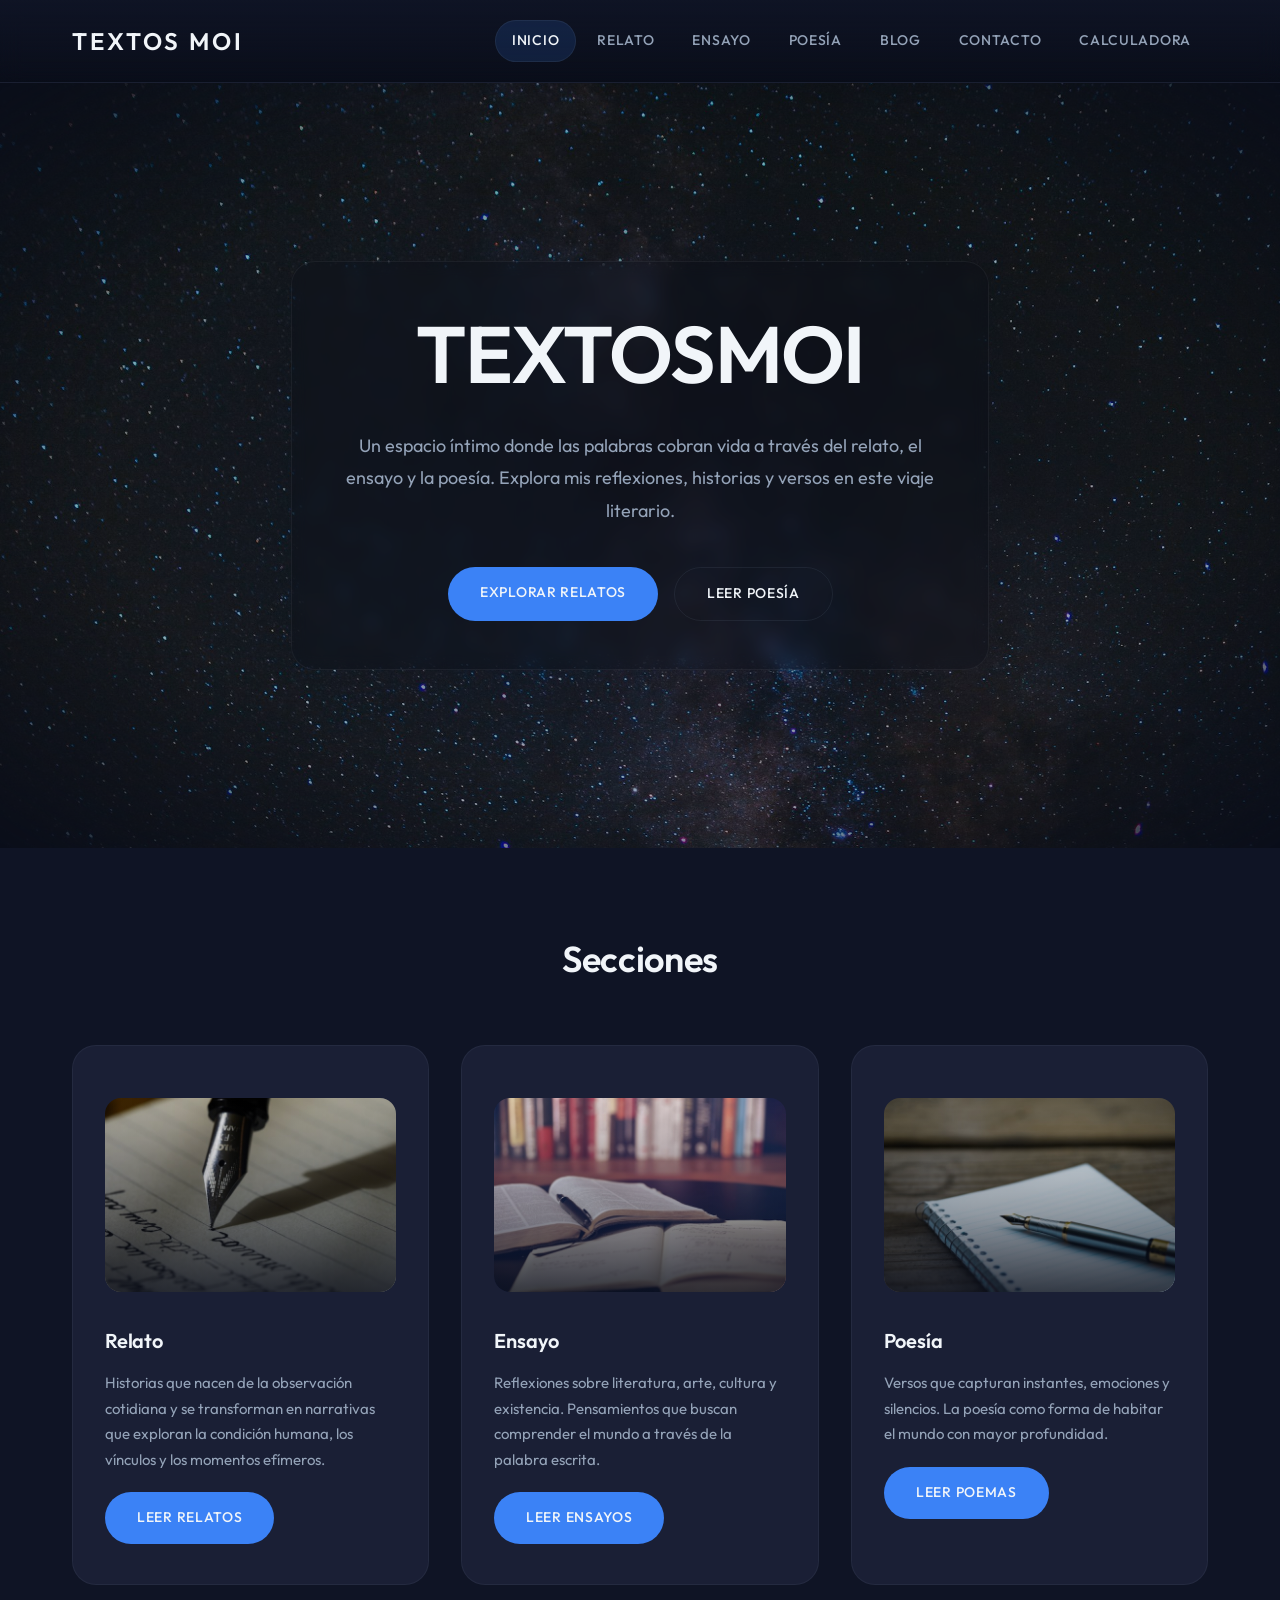
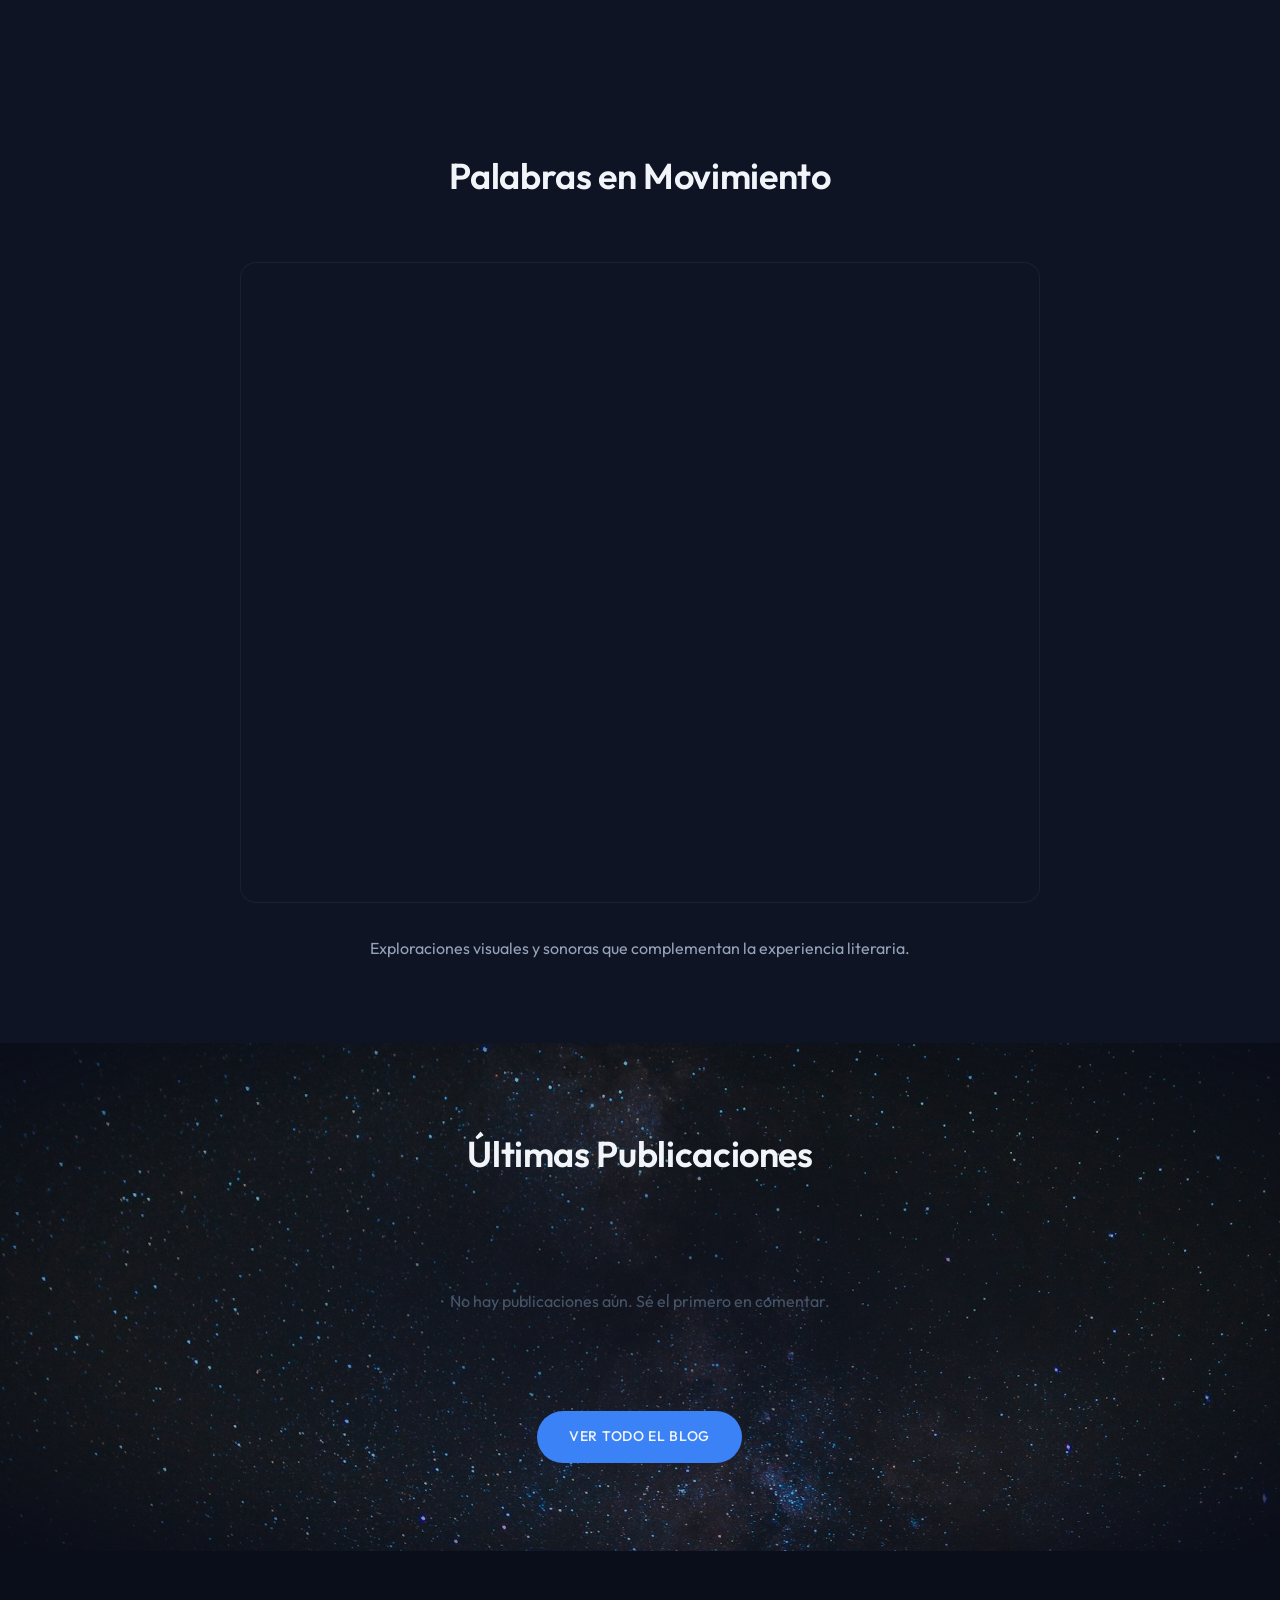
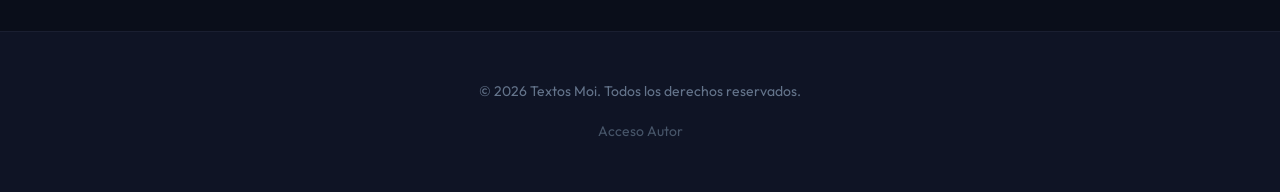
<file: index.html>
<!DOCTYPE html>
<html lang="es">
<head>
  <meta charset="UTF-8">
  <meta name="viewport" content="width=device-width, initial-scale=1.0">
  <title>Textos Moi | Sitio de Autor</title>
  <link rel="stylesheet" href="./css/styles.css">
</head>
<body>
  <!-- Fondo con destellos dorados -->
  <div class="golden-sparkles"></div>
  
  <!-- Navegación -->
  <header class="nav-header">
    <nav class="container nav-container">
      <a href="index.html" class="logo">Textos Moi</a>
      <div class="nav-menu">
        <a href="index.html" class="nav-link active">Inicio</a>
        <a href="relato.html" class="nav-link">Relato</a>
        <a href="ensayo.html" class="nav-link">Ensayo</a>
        <a href="poesia.html" class="nav-link">Poesía</a>
        <a href="blog.html" class="nav-link">Blog</a>
        <a href="contacto.html" class="nav-link">Contacto</a>
        <a href="calculadora.html" class="nav-link">Calculadora</a>
      </div>
    </nav>
  </header>

  <!-- Héroe principal -->
  <section class="hero section-with-bg">
    <div class="container hero-container">
      <div class="hero-content">
        <h1 class="hero-title text-animation">TEXTOS MOI</h1>
        <p class="hero-subtitle">
          Un espacio íntimo donde las palabras cobran vida a través del relato, el ensayo y la poesía.
          Explora mis reflexiones, historias y versos en este viaje literario.
        </p>
        <div class="hero-buttons">
          <a href="relato.html" class="btn">Explorar Relatos</a>
          <a href="poesia.html" class="btn btn-secondary">Leer Poesía</a>
        </div>
      </div>
    </div>
  </section>

  <!-- Secciones destacadas -->
  <section class="section section-no-bg">
    <div class="container">
      <h2 class="section-title">Secciones</h2>
      <div class="content-grid">
        <!-- Relato -->
        <article class="content-card">
          <div class="photo-frame">
            <img src="./images/relato-escritura.jpg"
                 alt="Relato - Escritura creativa">
          </div>
          <h3 class="content-card-title mt-2">Relato</h3>
          <p class="content-card-excerpt">
            Historias que nacen de la observación cotidiana y se transforman en narrativas
            que exploran la condición humana, los vínculos y los momentos efímeros.
          </p>
          <a href="relato.html" class="btn">Leer relatos</a>
        </article>

        <!-- Ensayo -->
        <article class="content-card">
          <div class="photo-frame">
            <img src="./images/ensayo-reflexion.jpg"
                 alt="Ensayo - Reflexión">
          </div>
          <h3 class="content-card-title mt-2">Ensayo</h3>
          <p class="content-card-excerpt">
            Reflexiones sobre literatura, arte, cultura y existencia.
            Pensamientos que buscan comprender el mundo a través de la palabra escrita.
          </p>
          <a href="ensayo.html" class="btn">Leer ensayos</a>
        </article>

        <!-- Poesía -->
        <article class="content-card">
          <div class="photo-frame">
            <img src="./images/poesia-versos.jpg"
                 alt="Poesía - Versos">
          </div>
          <h3 class="content-card-title mt-2">Poesía</h3>
          <p class="content-card-excerpt">
            Versos que capturan instantes, emociones y silencios.
            La poesía como forma de habitar el mundo con mayor profundidad.
          </p>
          <a href="poesia.html" class="btn">Leer poemas</a>
        </article>
      </div>
    </div>
  </section>

  <!-- Video destacado -->
  <section class="section section-no-bg" style="background: var(--bg-secondary);">
    <div class="container">
      <h2 class="section-title">Palabras en Movimiento</h2>
      <div class="video-container" style="max-width: 800px; margin: 0 auto;">
        <iframe 
          src="https://youtube.com/embed/yga-JYpWszw?start=42s" 
          title="Video destacado"
          allow="accelerometer; autoplay; clipboard-write; encrypted-media; gyroscope; picture-in-picture" 
          allowfullscreen>
        </iframe>
      </div>
      <p class="text-center mt-3" style="color: var(--text-secondary); max-width: 600px; margin: 2rem auto 0;">
        Exploraciones visuales y sonoras que complementan la experiencia literaria.
      </p>
    </div>
  </section>

  <!-- Últimas publicaciones -->
  <section class="section section-with-bg">
    <div class="container">
      <h2 class="section-title">Últimas Publicaciones</h2>
      <div id="blog-posts-container" class="content-grid">
        <!-- Se carga dinámicamente desde JS -->
        <div class="content-card">
          <h3 class="content-card-title">El silencio entre las palabras</h3>
          <p class="content-card-excerpt">
            Hay un espacio vacío entre lo que decimos y lo que queremos decir. 
            En ese intersticio habita la verdadera comunicación...
          </p>
          <div class="content-card-meta">Publicado el 20 de marzo, 2026</div>
        </div>
        
        <div class="content-card">
          <h3 class="content-card-title">Carta a un lector futuro</h3>
          <p class="content-card-excerpt">
            Si estás leyendo esto, es porque algo en mis palabras resonó con las tuyas. 
            Este es un diálogo a través del tiempo...
          </p>
          <div class="content-card-meta">Publicado el 18 de marzo, 2026</div>
        </div>
        
        <div class="content-card">
          <h3 class="content-card-title">Pequeña teoría del amanecer</h3>
          <p class="content-card-excerpt">
            Cada mañana es una posibilidad de recomenzar. 
            La luz que entra por la ventana no es la misma que ayer...
          </p>
          <div class="content-card-meta">Publicado el 15 de marzo, 2026</div>
        </div>
      </div>
      <div class="text-center mt-3">
        <a href="blog.html" class="btn">Ver todo el blog</a>
      </div>
    </div>
  </section>

  <!-- Footer -->
  <footer class="footer">
    <div class="container">
      <p class="footer-text">
        © 2026 Textos Moi. Todos los derechos reservados.
      </p>
      <p class="footer-text mt-1">
        <a href="admin.html" style="color: var(--text-muted); text-decoration: none;">Acceso Autor</a>
      </p>
    </div>
  </footer>

  <script src="js/main.js"></script>
</body>
</html>
</file>
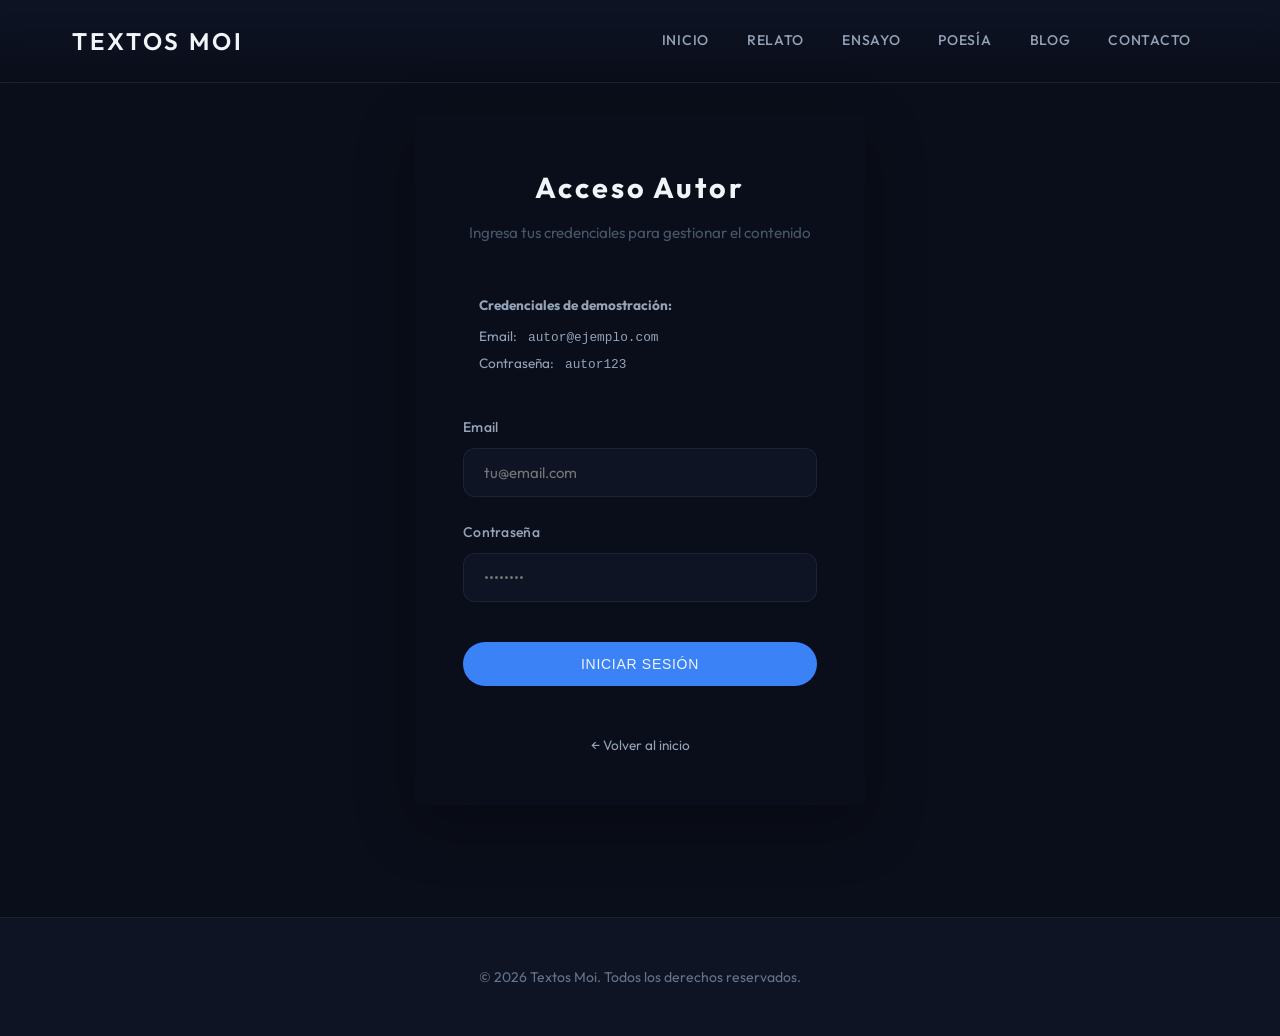
<file: admin-panel.html>
<!DOCTYPE html>
<html lang="es">
<head>
  <meta charset="UTF-8">
  <meta name="viewport" content="width=device-width, initial-scale=1.0">
  <title>Panel de Autor | Textos Moi</title>
  <link rel="stylesheet" href="css/styles.css">
  <style>
    .panel-container {
      padding: 3rem 2rem;
      min-height: 70vh;
    }
    
    .panel-header {
      display: flex;
      justify-content: space-between;
      align-items: center;
      margin-bottom: 3rem;
      flex-wrap: wrap;
      gap: 1rem;
    }
    
    .panel-title {
      font-size: 2rem;
      color: var(--gold);
      letter-spacing: 0.1em;
      font-weight: normal;
    }
    
    .panel-grid {
      display: grid;
      grid-template-columns: 1fr 1fr;
      gap: 2rem;
    }
    
    .panel-card {
      background: var(--bg-light);
      padding: 2rem;
      border-radius: 4px;
    }
    
    .panel-card-title {
      font-size: 1.3rem;
      color: var(--text-primary);
      margin-bottom: 1.5rem;
      letter-spacing: 0.05em;
      padding-bottom: 1rem;
      border-bottom: 1px solid var(--bg-darker);
    }
    
    .stats-grid {
      display: grid;
      grid-template-columns: repeat(2, 1fr);
      gap: 1rem;
    }
    
    .stat-item {
      background: var(--bg-darker);
      padding: 1.5rem;
      border-radius: 4px;
      text-align: center;
    }
    
    .stat-number {
      font-size: 2.5rem;
      color: var(--gold);
      font-weight: normal;
    }
    
    .stat-label {
      color: var(--text-muted);
      font-size: 0.85rem;
      margin-top: 0.5rem;
      text-transform: uppercase;
      letter-spacing: 0.1em;
    }
    
    .recent-posts {
      margin-top: 1rem;
    }
    
    .recent-post-item {
      background: var(--bg-darker);
      padding: 1rem;
      margin-bottom: 0.75rem;
      border-radius: 4px;
      border-left: 3px solid var(--blue-matte);
    }
    
    .recent-post-title {
      color: var(--text-primary);
      font-size: 0.95rem;
      margin-bottom: 0.25rem;
    }
    
    .recent-post-meta {
      color: var(--text-muted);
      font-size: 0.8rem;
    }
    
    .section-badge {
      display: inline-block;
      padding: 0.2rem 0.5rem;
      background: var(--blue-matte);
      color: var(--text-primary);
      font-size: 0.75rem;
      border-radius: 2px;
      text-transform: uppercase;
      letter-spacing: 0.05em;
      margin-left: 0.5rem;
    }
    
    @media (max-width: 768px) {
      .panel-grid {
        grid-template-columns: 1fr;
      }
    }
  </style>
</head>
<body>
  <!-- Fondo con destellos dorados -->
  <div class="golden-sparkles"></div>
  
  <!-- Navegación -->
  <header class="nav-header">
    <nav class="container nav-container">
      <a href="index.html" class="logo">Textos Moi</a>
      <div class="nav-menu">
        <a href="index.html" class="nav-link">Inicio</a>
        <a href="relato.html" class="nav-link">Relato</a>
        <a href="ensayo.html" class="nav-link">Ensayo</a>
        <a href="poesia.html" class="nav-link">Poesía</a>
        <a href="blog.html" class="nav-link">Blog</a>
        <a href="contacto.html" class="nav-link">Contacto</a>
      </div>
    </nav>
  </header>

  <!-- Panel de Autor -->
  <section class="panel-container">
    <div class="container">
      <div class="panel-header">
        <h1 class="panel-title">Panel de Autor</h1>
        <div style="display: flex; gap: 1rem; align-items: center;">
          <span style="color: var(--text-secondary);">Bienvenido</span>
          <button id="logout-btn" class="btn btn-secondary">Cerrar Sesión</button>
        </div>
      </div>
      
      <div class="panel-grid">
        <!-- Formulario de publicación -->
        <div class="panel-card">
          <h2 class="panel-card-title">Nueva Publicación</h2>
          
          <form id="content-form">
            <div class="form-group">
              <label for="post-title" class="form-label">Título</label>
              <input 
                type="text" 
                id="post-title" 
                name="title" 
                class="form-input" 
                placeholder="Escribe el título de tu publicación"
                required
              >
            </div>
            
            <div class="form-group">
              <label for="post-section" class="form-label">Sección</label>
              <select id="post-section" name="section" class="form-select" required>
                <option value="">Selecciona una sección...</option>
                <option value="relato">Relato</option>
                <option value="ensayo">Ensayo</option>
                <option value="poesia">Poesía</option>
                <option value="blog">Blog (Publicación general)</option>
              </select>
            </div>
            
            <div class="form-group">
              <label for="post-type" class="form-label">Tipo de contenido</label>
              <select id="post-type" name="type" class="form-select">
                <option value="texto">Texto</option>
                <option value="video">Video</option>
                <option value="foto">Fotografía</option>
                <option value="mixto">Mixto</option>
              </select>
            </div>
            
            <div class="form-group">
              <label for="post-content" class="form-label">Contenido</label>
              <textarea 
                id="post-content" 
                name="content" 
                class="form-textarea" 
                placeholder="Escribe tu contenido aquí..."
                style="min-height: 200px;"
                required
              ></textarea>
            </div>
            
            <div class="form-group">
              <label for="post-excerpt" class="form-label">Extracto (opcional)</label>
              <textarea 
                id="post-excerpt" 
                name="excerpt" 
                class="form-textarea" 
                placeholder="Un breve resumen para la vista previa..."
                style="min-height: 80px;"
              ></textarea>
            </div>
            
            <button type="submit" class="btn" style="width: 100%;">
              Publicar Contenido
            </button>
          </form>
        </div>
        
        <!-- Estadísticas y publicaciones recientes -->
        <div>
          <div class="panel-card mb-2">
            <h2 class="panel-card-title">Estadísticas</h2>
            <div class="stats-grid">
              <div class="stat-item">
                <div class="stat-number" id="stat-total">0</div>
                <div class="stat-label">Total Publicaciones</div>
              </div>
              <div class="stat-item">
                <div class="stat-number" id="stat-relatos">0</div>
                <div class="stat-label">Relatos</div>
              </div>
              <div class="stat-item">
                <div class="stat-number" id="stat-ensayos">0</div>
                <div class="stat-label">Ensayos</div>
              </div>
              <div class="stat-item">
                <div class="stat-number" id="stat-poesia">0</div>
                <div class="stat-label">Poemas</div>
              </div>
            </div>
          </div>
          
          <div class="panel-card">
            <h2 class="panel-card-title">Publicaciones Recientes</h2>
            <div class="recent-posts" id="recent-posts-container">
              <p style="color: var(--text-muted); text-align: center; padding: 2rem;">
                No hay publicaciones aún.
              </p>
            </div>
          </div>
        </div>
      </div>
    </div>
  </section>

  <!-- Footer -->
  <footer class="footer">
    <div class="container">
      <p class="footer-text">
        © 2026 Textos Moi. Todos los derechos reservados.
      </p>
    </div>
  </footer>

  <script src="js/main.js"></script>
  <script>
    // Actualizar estadísticas
    function updateStats() {
      const posts = JSON.parse(localStorage.getItem('blogPosts') || '[]');
      
      document.getElementById('stat-total').textContent = posts.length;
      document.getElementById('stat-relatos').textContent = posts.filter(p => p.section === 'relato').length;
      document.getElementById('stat-ensayos').textContent = posts.filter(p => p.section === 'ensayo').length;
      document.getElementById('stat-poesia').textContent = posts.filter(p => p.section === 'poesia').length;
      
      // Actualizar publicaciones recientes
      const recentContainer = document.getElementById('recent-posts-container');
      if (posts.length === 0) {
        recentContainer.innerHTML = '<p style="color: var(--text-muted); text-align: center; padding: 2rem;">No hay publicaciones aún.</p>';
      } else {
        recentContainer.innerHTML = posts.slice(0, 5).map(post => `
          <div class="recent-post-item">
            <div class="recent-post-title">
              ${post.title}
              <span class="section-badge">${post.section || 'blog'}</span>
            </div>
            <div class="recent-post-meta">
              ${new Date(post.date).toLocaleDateString('es-ES')}
            </div>
          </div>
        `).join('');
      }
    }
    
    // Actualizar al cargar
    document.addEventListener('DOMContentLoaded', updateStats);
  </script>
</body>
</html>
</file>
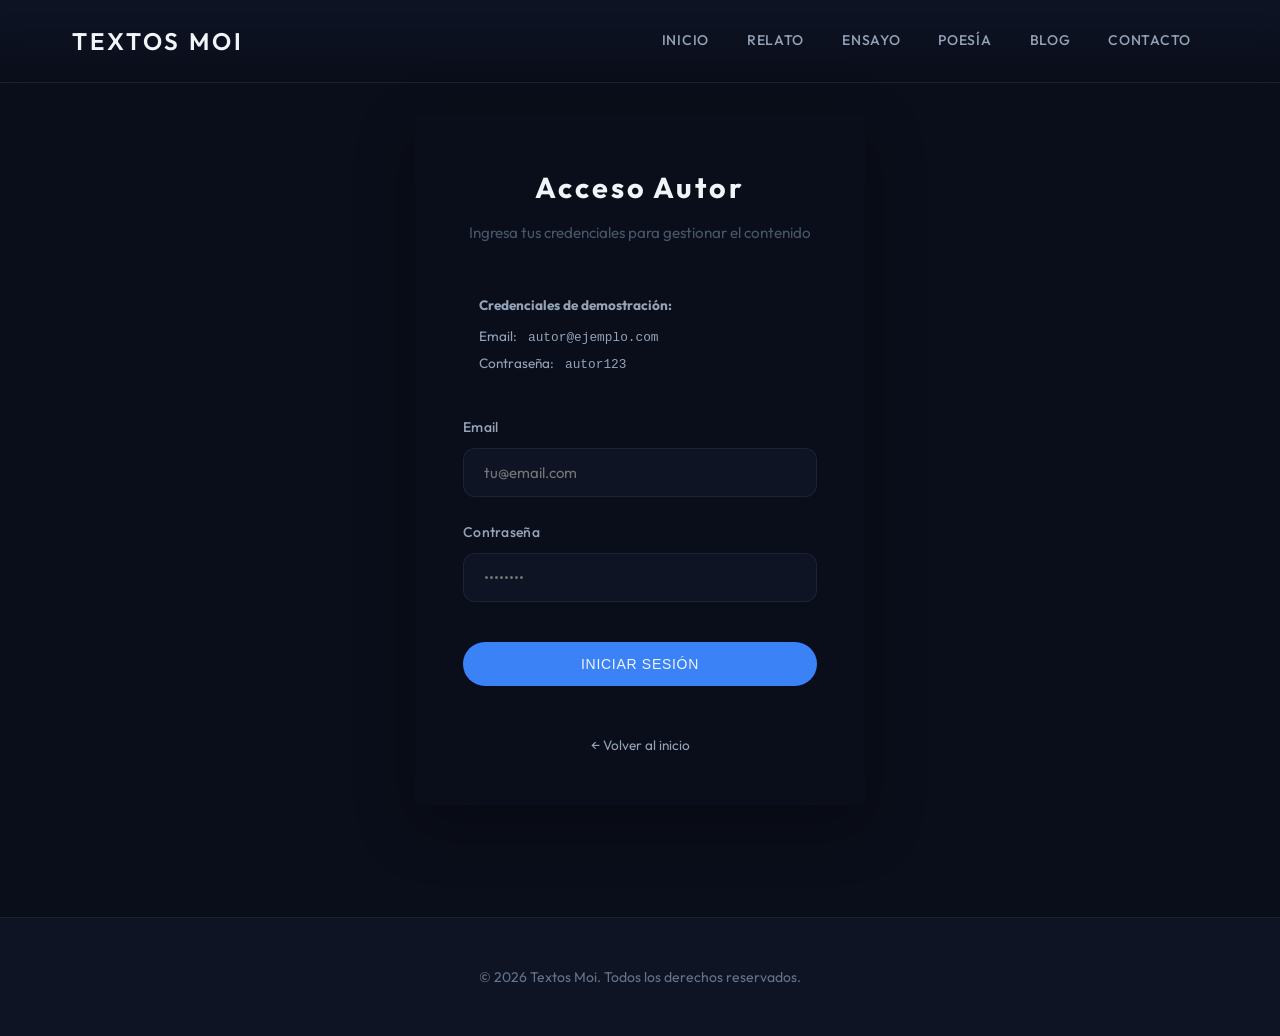
<file: admin.html>
<!DOCTYPE html>
<html lang="es">
<head>
  <meta charset="UTF-8">
  <meta name="viewport" content="width=device-width, initial-scale=1.0">
  <title>Acceso Autor | Textos Moi</title>
  <link rel="stylesheet" href="css/styles.css">
  <style>
    .auth-container {
      min-height: 70vh;
      display: flex;
      align-items: center;
      justify-content: center;
      padding: 2rem;
    }
    
    .auth-card {
      background: var(--bg-light);
      padding: 3rem;
      border-radius: 4px;
      max-width: 450px;
      width: 100%;
      box-shadow: 0 20px 60px rgba(0, 0, 0, 0.3);
    }
    
    .auth-title {
      font-size: 1.8rem;
      color: var(--gold);
      text-align: center;
      margin-bottom: 0.5rem;
      letter-spacing: 0.1em;
    }
    
    .auth-subtitle {
      text-align: center;
      color: var(--text-muted);
      margin-bottom: 2rem;
      font-size: 0.95rem;
    }
    
    .auth-info {
      background: var(--bg-darker);
      padding: 1rem;
      border-radius: 4px;
      margin-bottom: 1.5rem;
      border-left: 3px solid var(--blue-matte);
    }
    
    .auth-info p {
      color: var(--text-secondary);
      font-size: 0.85rem;
      margin: 0;
    }
    
    .auth-info code {
      color: var(--gold);
      background: var(--bg-light);
      padding: 0.2rem 0.5rem;
      border-radius: 2px;
      font-size: 0.8rem;
    }
  </style>
</head>
<body>
  <!-- Fondo con destellos dorados -->
  <div class="golden-sparkles"></div>
  
  <!-- Navegación -->
  <header class="nav-header">
    <nav class="container nav-container">
      <a href="index.html" class="logo">Textos Moi</a>
      <div class="nav-menu">
        <a href="index.html" class="nav-link">Inicio</a>
        <a href="relato.html" class="nav-link">Relato</a>
        <a href="ensayo.html" class="nav-link">Ensayo</a>
        <a href="poesia.html" class="nav-link">Poesía</a>
        <a href="blog.html" class="nav-link">Blog</a>
        <a href="contacto.html" class="nav-link">Contacto</a>
      </div>
    </nav>
  </header>

  <!-- Formulario de autenticación -->
  <section class="auth-container">
    <div class="auth-card">
      <h1 class="auth-title">Acceso Autor</h1>
      <p class="auth-subtitle">Ingresa tus credenciales para gestionar el contenido</p>
      
      <div class="auth-info">
        <p><strong>Credenciales de demostración:</strong></p>
        <p style="margin-top: 0.5rem;">Email: <code>autor@ejemplo.com</code></p>
        <p style="margin-top: 0.25rem;">Contraseña: <code>autor123</code></p>
      </div>
      
      <form id="auth-form">
        <div class="form-group">
          <label for="email" class="form-label">Email</label>
          <input 
            type="email" 
            id="email" 
            name="email" 
            class="form-input" 
            placeholder="tu@email.com"
            required
            autocomplete="email"
          >
        </div>
        
        <div class="form-group">
          <label for="password" class="form-label">Contraseña</label>
          <input 
            type="password" 
            id="password" 
            name="password" 
            class="form-input" 
            placeholder="••••••••"
            required
            autocomplete="current-password"
          >
        </div>
        
        <button type="submit" class="btn" style="width: 100%; margin-top: 1rem;">
          Iniciar Sesión
        </button>
      </form>
      
      <p class="text-center mt-3" style="color: var(--text-muted); font-size: 0.85rem;">
        <a href="index.html" style="color: var(--text-secondary); text-decoration: none;">
          ← Volver al inicio
        </a>
      </p>
    </div>
  </section>

  <!-- Footer -->
  <footer class="footer">
    <div class="container">
      <p class="footer-text">
        © 2026 Textos Moi. Todos los derechos reservados.
      </p>
    </div>
  </footer>

  <script src="js/main.js"></script>
</body>
</html>
</file>
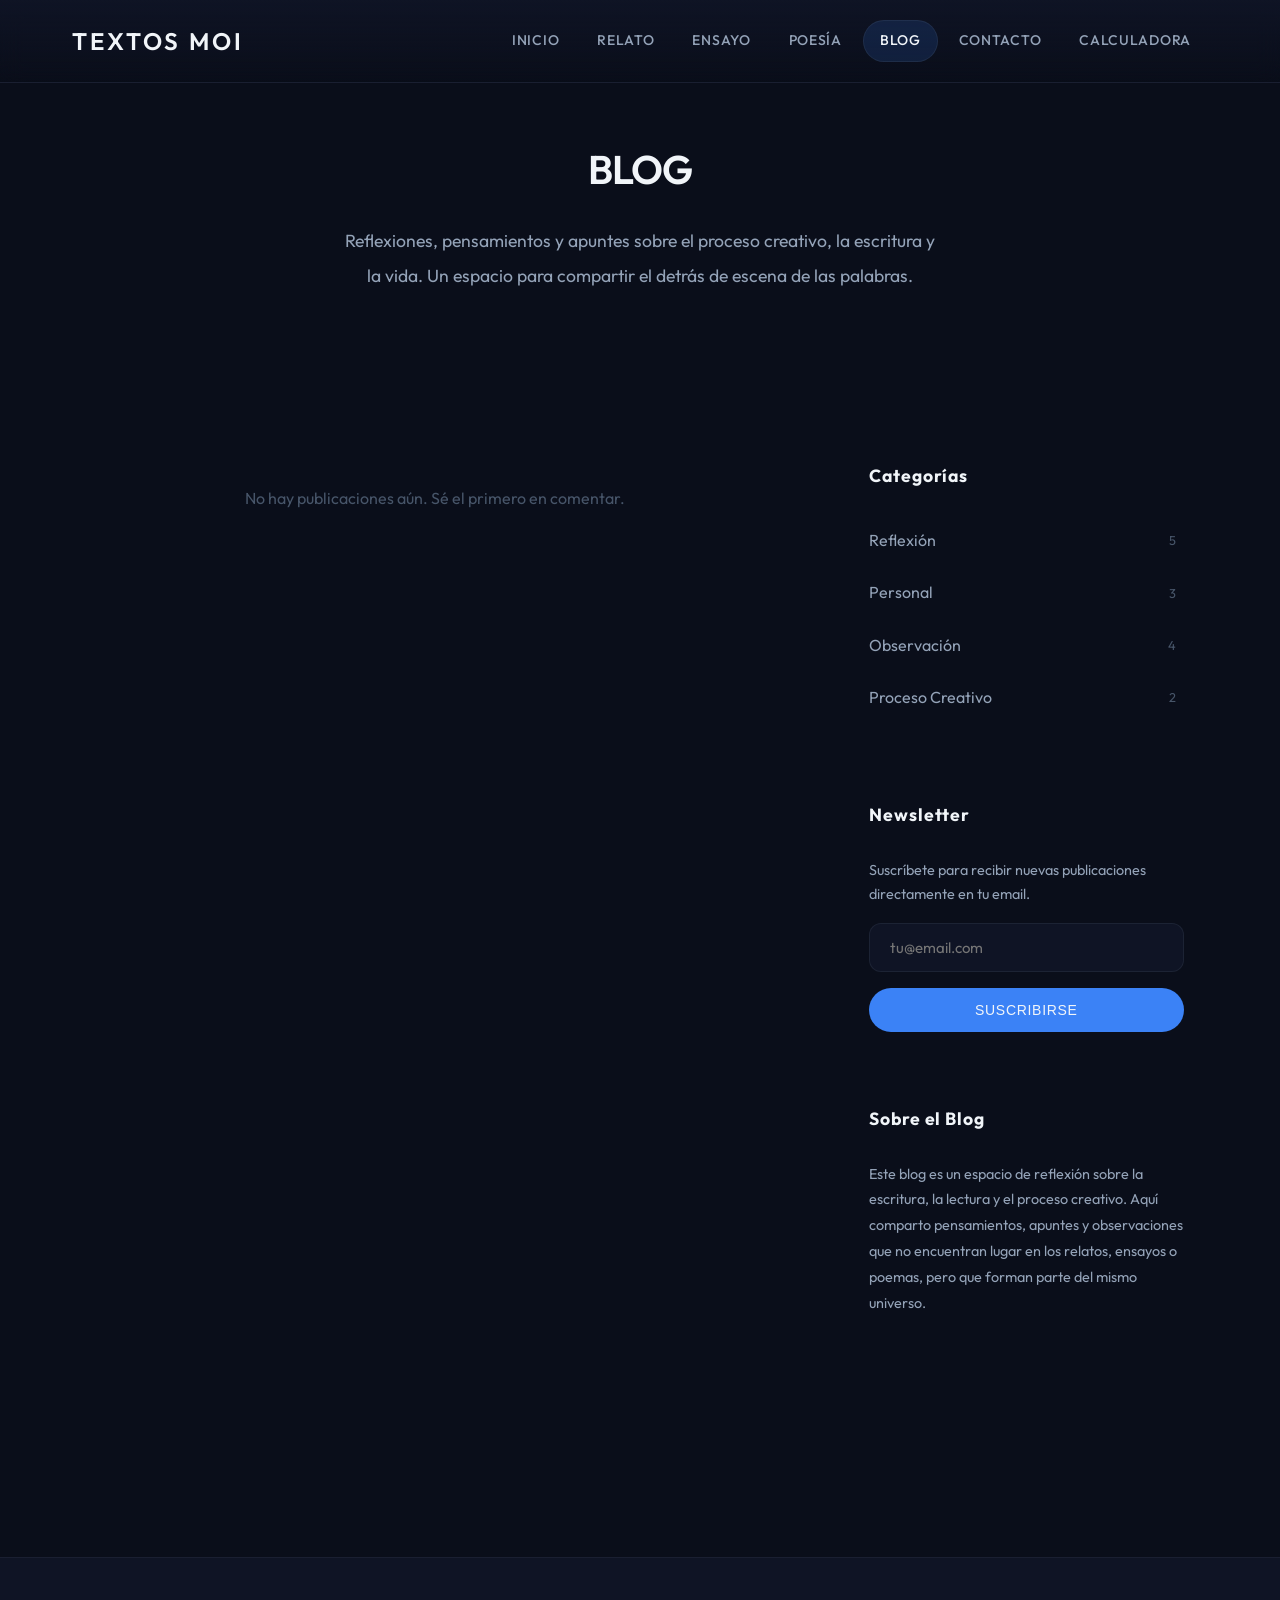
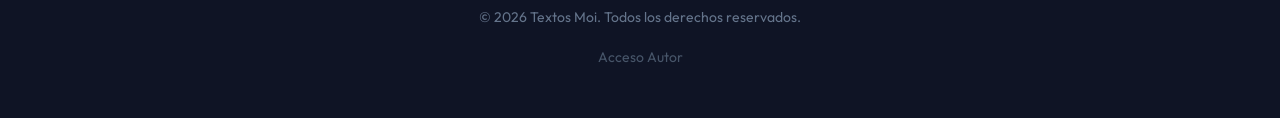
<file: blog.html>
<!DOCTYPE html>
<html lang="es">
<head>
  <meta charset="UTF-8">
  <meta name="viewport" content="width=device-width, initial-scale=1.0">
  <title>Blog | Textos Moi</title>
  <link rel="stylesheet" href="css/styles.css">
  <style>
    .blog-header {
      padding: 4rem 0 2rem;
      text-align: center;
    }
    
    .blog-intro {
      max-width: 600px;
      margin: 0 auto;
      color: var(--text-secondary);
      font-size: 1.1rem;
      line-height: 2;
    }
    
    .blog-main {
      display: grid;
      grid-template-columns: 2fr 1fr;
      gap: 3rem;
      padding: 2rem 0;
    }
    
    .blog-sidebar {
      position: sticky;
      top: 100px;
      height: fit-content;
    }
    
    .sidebar-card {
      background: var(--bg-light);
      padding: 1.5rem;
      border-radius: 4px;
      margin-bottom: 1.5rem;
    }
    
    .sidebar-title {
      font-size: 1.1rem;
      color: var(--gold);
      margin-bottom: 1rem;
      letter-spacing: 0.05em;
      padding-bottom: 0.75rem;
      border-bottom: 1px solid var(--bg-darker);
    }
    
    .category-list {
      list-style: none;
    }
    
    .category-list li {
      margin-bottom: 0.5rem;
    }
    
    .category-link {
      color: var(--text-secondary);
      text-decoration: none;
      display: flex;
      justify-content: space-between;
      padding: 0.5rem 0;
      transition: color 0.3s ease;
    }
    
    .category-link:hover {
      color: var(--gold);
    }
    
    .category-count {
      background: var(--bg-darker);
      padding: 0.2rem 0.5rem;
      border-radius: 2px;
      font-size: 0.8rem;
      color: var(--text-muted);
    }
    
    .newsletter-form .form-input {
      margin-bottom: 1rem;
    }
    
    @media (max-width: 768px) {
      .blog-main {
        grid-template-columns: 1fr;
      }
      
      .blog-sidebar {
        position: static;
      }
    }
  </style>
</head>
<body>
  <!-- Fondo con destellos dorados -->
  <div class="golden-sparkles"></div>
  
  <!-- Navegación -->
  <header class="nav-header">
    <nav class="container nav-container">
      <a href="index.html" class="logo">Textos Moi</a>
      <div class="nav-menu">
        <a href="index.html" class="nav-link">Inicio</a>
        <a href="relato.html" class="nav-link">Relato</a>
        <a href="ensayo.html" class="nav-link">Ensayo</a>
        <a href="poesia.html" class="nav-link">Poesía</a>
        <a href="blog.html" class="nav-link active">Blog</a>
        <a href="contacto.html" class="nav-link">Contacto</a>
        <a href="calculadora.html" class="nav-link">Calculadora</a>
      </div>
    </nav>
  </header>

  <!-- Header del Blog -->
  <section class="blog-header">
    <div class="container">
      <h1 class="hero-title text-animation" style="font-size: 2.5rem;">BLOG</h1>
      <p class="blog-intro">
        Reflexiones, pensamientos y apuntes sobre el proceso creativo, 
        la escritura y la vida. Un espacio para compartir el detrás de escena 
        de las palabras.
      </p>
    </div>
  </section>

  <!-- Contenido principal -->
  <section class="section">
    <div class="container">
      <div class="blog-main">
        <!-- Posts del blog -->
        <div class="blog-posts">
          <div id="blog-posts-container">
            <!-- Post de ejemplo 1 -->
            <article class="blog-post">
              <h2 class="blog-post-title">El silencio entre las palabras</h2>
              <div class="blog-post-date">
                20 de marzo, 2026 • <span class="text-gold">Reflexión</span>
              </div>
              <div class="blog-post-content">
                <p>Hay un espacio vacío entre lo que decimos y lo que queremos decir. En ese intersticio habita la verdadera comunicación, esa que trasciende el lenguaje y toca algo más profundo, más esencial.</p>
                <br>
                <p>Cuando escribo, a menudo me encuentro buscando no las palabras, sino los silencios adecuados. Porque es en lo no dicho donde el lector encuentra su propio significado, donde la lectura se convierte en creación compartida.</p>
                <br>
                <p>Los grandes textos no son aquellos que lo dicen todo, sino aquellos que saben callar lo justo para dejar espacio al otro.</p>
              </div>
              
              <!-- Sección de comentarios -->
              <div class="comments-section">
                <h3 style="color: var(--gold); font-size: 1.2rem; margin-bottom: 1.5rem; letter-spacing: 0.05em;">
                  Comentarios (<span class="comment-count">2</span>)
                </h3>
                
                <div class="comments-list">
                  <div class="comment">
                    <div class="comment-author">María González</div>
                    <div class="comment-date">21 de marzo, 2026</div>
                    <div class="comment-text">
                      Hermosa reflexión. Me recuerda a lo que decía Cortázar sobre los espacios en blanco en la literatura. ¡Gracias por compartir!
                    </div>
                  </div>
                  
                  <div class="comment">
                    <div class="comment-author">Carlos Mendez</div>
                    <div class="comment-date">22 de marzo, 2026</div>
                    <div class="comment-text">
                      Totalmente de acuerdo. A veces los mejores poemas son los que dejan más espacio para la interpretación del lector.
                    </div>
                  </div>
                </div>
                
                <!-- Formulario de comentarios -->
                <form class="comment-form" style="margin-top: 1.5rem;">
                  <div class="form-group">
                    <label class="form-label">Tu nombre</label>
                    <input type="text" class="form-input commenter-name" placeholder="Nombre" required>
                  </div>
                  <div class="form-group">
                    <label class="form-label">Tu comentario</label>
                    <textarea class="form-textarea commenter-comment" placeholder="Escribe tu comentario..." style="min-height: 100px;" required></textarea>
                  </div>
                  <button type="submit" class="btn">Publicar Comentario</button>
                </form>
              </div>
            </article>
            
            <!-- Post de ejemplo 2 -->
            <article class="blog-post">
              <h2 class="blog-post-title">Carta a un lector futuro</h2>
              <div class="blog-post-date">
                18 de marzo, 2026 • <span class="text-gold">Personal</span>
              </div>
              <div class="blog-post-content">
                <p>Si estás leyendo esto, es porque algo en mis palabras resonó con las tuyas. Este es un diálogo a través del tiempo, un puente tendido entre dos conciencias que nunca se encontrarán físicamente pero que se tocan a través de la escritura.</p>
                <br>
                <p>Escribo sabiendo que alguien, en algún lugar, leerá estas líneas. No sé quién eres, no sé cuándo llegarás a estas palabras, pero escribo para ti. Porque la escritura es, en esencia, un acto de fe en el otro.</p>
                <br>
                <p>Gracias por estar aquí, por dedicar tu tiempo有限 a estas palabras. Espero que encuentres en ellas algo que te acompañe, aunque sea un instante.</p>
              </div>
              
              <!-- Sección de comentarios -->
              <div class="comments-section">
                <h3 style="color: var(--gold); font-size: 1.2rem; margin-bottom: 1.5rem; letter-spacing: 0.05em;">
                  Comentarios (<span class="comment-count">1</span>)
                </h3>
                
                <div class="comments-list">
                  <div class="comment">
                    <div class="comment-author">Ana Rodríguez</div>
                    <div class="comment-date">19 de marzo, 2026</div>
                    <div class="comment-text">
                      Qué hermoso leer esto. Me siento esa lectora futura a la que le escribes. Gracias por compartir tu proceso.
                    </div>
                  </div>
                </div>
                
                <!-- Formulario de comentarios -->
                <form class="comment-form" style="margin-top: 1.5rem;">
                  <div class="form-group">
                    <label class="form-label">Tu nombre</label>
                    <input type="text" class="form-input commenter-name" placeholder="Nombre" required>
                  </div>
                  <div class="form-group">
                    <label class="form-label">Tu comentario</label>
                    <textarea class="form-textarea commenter-comment" placeholder="Escribe tu comentario..." style="min-height: 100px;" required></textarea>
                  </div>
                  <button type="submit" class="btn">Publicar Comentario</button>
                </form>
              </div>
            </article>
            
            <!-- Post de ejemplo 3 -->
            <article class="blog-post">
              <h2 class="blog-post-title">Pequeña teoría del amanecer</h2>
              <div class="blog-post-date">
                15 de marzo, 2026 • <span class="text-gold">Observación</span>
              </div>
              <div class="blog-post-content">
                <p>Cada mañana es una posibilidad de recomenzar. La luz que entra por la ventana no es la misma que ayer, y sin embargo, algo en ella nos resulta familiar. Es la promesa renovada de que el mundo continúa, de que estamos aquí para presenciarlo.</p>
                <br>
                <p>Los amaneceres son como páginas en blanco. No importa lo que haya sucedido el día anterior, la mañana llega con su luz limpia, su aire fresco, su silencio lleno de posibilidades.</p>
                <br>
                <p>Me pregunto si los antiguos griegos tenían razón al pensar que cada amanecer era una nueva aurora, una diosa diferente trayendo su luz. Hay algo de divino en este ritual cotidiano que damos por sentado.</p>
              </div>
              
              <!-- Sección de comentarios -->
              <div class="comments-section">
                <h3 style="color: var(--gold); font-size: 1.2rem; margin-bottom: 1.5rem; letter-spacing: 0.05em;">
                  Comentarios (<span class="comment-count">0</span>)
                </h3>
                
                <div class="comments-list">
                  <p style="color: var(--text-muted); font-style: italic;">Sé el primero en comentar.</p>
                </div>
                
                <!-- Formulario de comentarios -->
                <form class="comment-form" style="margin-top: 1.5rem;">
                  <div class="form-group">
                    <label class="form-label">Tu nombre</label>
                    <input type="text" class="form-input commenter-name" placeholder="Nombre" required>
                  </div>
                  <div class="form-group">
                    <label class="form-label">Tu comentario</label>
                    <textarea class="form-textarea commenter-comment" placeholder="Escribe tu comentario..." style="min-height: 100px;" required></textarea>
                  </div>
                  <button type="submit" class="btn">Publicar Comentario</button>
                </form>
              </div>
            </article>
          </div>
        </div>
        
        <!-- Sidebar -->
        <aside class="blog-sidebar">
          <div class="sidebar-card">
            <h3 class="sidebar-title">Categorías</h3>
            <ul class="category-list">
              <li>
                <a href="#" class="category-link">
                  <span>Reflexión</span>
                  <span class="category-count">5</span>
                </a>
              </li>
              <li>
                <a href="#" class="category-link">
                  <span>Personal</span>
                  <span class="category-count">3</span>
                </a>
              </li>
              <li>
                <a href="#" class="category-link">
                  <span>Observación</span>
                  <span class="category-count">4</span>
                </a>
              </li>
              <li>
                <a href="#" class="category-link">
                  <span>Proceso Creativo</span>
                  <span class="category-count">2</span>
                </a>
              </li>
            </ul>
          </div>
          
          <div class="sidebar-card">
            <h3 class="sidebar-title">Newsletter</h3>
            <p style="color: var(--text-secondary); font-size: 0.9rem; margin-bottom: 1rem;">
              Suscríbete para recibir nuevas publicaciones directamente en tu email.
            </p>
            <form class="newsletter-form">
              <input type="email" class="form-input" placeholder="tu@email.com">
              <button type="submit" class="btn" style="width: 100%;">Suscribirse</button>
            </form>
          </div>
          
          <div class="sidebar-card">
            <h3 class="sidebar-title">Sobre el Blog</h3>
            <p style="color: var(--text-secondary); font-size: 0.9rem; line-height: 1.8;">
              Este blog es un espacio de reflexión sobre la escritura, la lectura y el proceso creativo. Aquí comparto pensamientos, apuntes y observaciones que no encuentran lugar en los relatos, ensayos o poemas, pero que forman parte del mismo universo.
            </p>
          </div>
        </aside>
      </div>
    </div>
  </section>

  <!-- Footer -->
  <footer class="footer">
    <div class="container">
      <p class="footer-text">
        © 2026 Textos Moi. Todos los derechos reservados.
      </p>
      <p class="footer-text mt-1">
        <a href="admin.html" style="color: var(--text-muted); text-decoration: none;">Acceso Autor</a>
      </p>
    </div>
  </footer>

  <script src="js/main.js"></script>
</body>
</html>
</file>
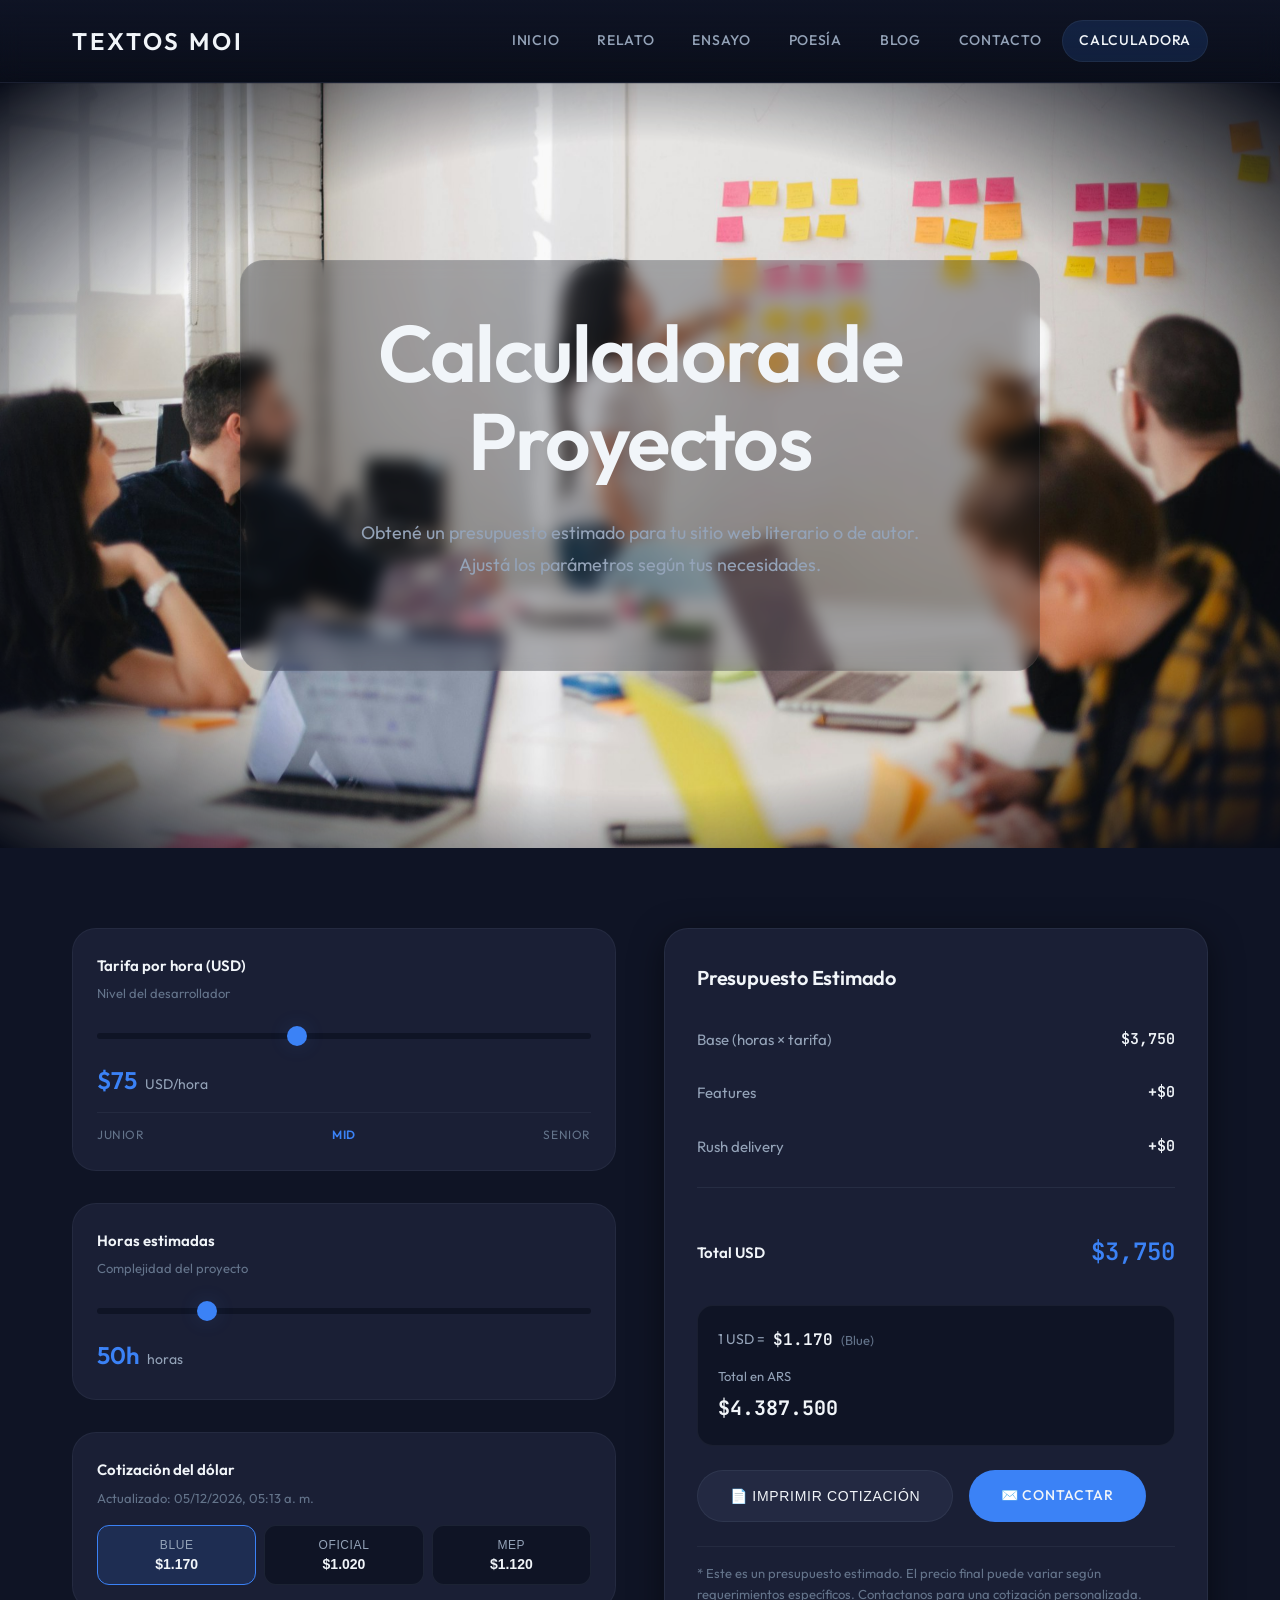
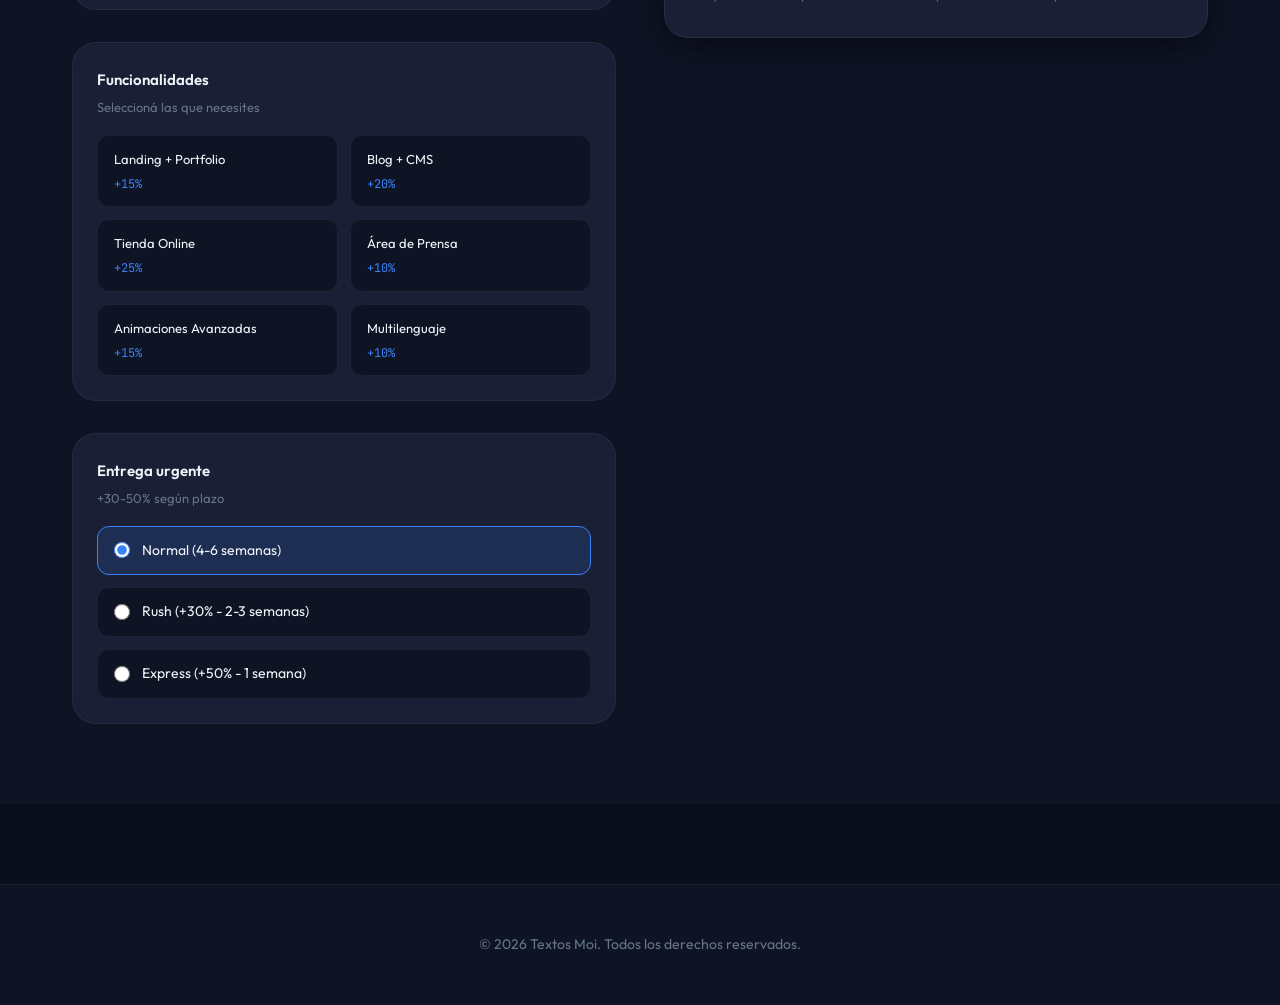
<file: calculadora.html>
<!DOCTYPE html>
<html lang="es">
<head>
  <meta charset="UTF-8">
  <meta name="viewport" content="width=device-width, initial-scale=1.0">
  <title>Calculadora de Costos | Textos Moi</title>
  <link rel="stylesheet" href="./css/styles.css">
</head>
<body class="calculadora-page">
  <!-- Fondo con destellos dorados -->
  <div class="golden-sparkles"></div>

  <!-- Navegación -->
  <header class="nav-header">
    <nav class="container nav-container">
      <a href="./index.html" class="logo">Textos Moi</a>
      <div class="nav-menu">
        <a href="./index.html" class="nav-link">Inicio</a>
        <a href="./relato.html" class="nav-link">Relato</a>
        <a href="./ensayo.html" class="nav-link">Ensayo</a>
        <a href="./poesia.html" class="nav-link">Poesía</a>
        <a href="./blog.html" class="nav-link">Blog</a>
        <a href="./contacto.html" class="nav-link">Contacto</a>
        <a href="calculadora.html" class="nav-link active">Calculadora</a>
      </div>
    </nav>
  </header>

  <!-- Héroe -->
  <section class="hero section-with-bg hero-calculadora" id="hero-calculadora">
    <div class="container hero-container">
      <div class="hero-content">
        <h1 class="hero-title text-animation">Calculadora de Proyectos</h1>
        <p class="hero-subtitle">
          Obtené un presupuesto estimado para tu sitio web literario o de autor.
          Ajustá los parámetros según tus necesidades.
        </p>
      </div>
    </div>
  </section>

  <!-- Calculadora -->
  <section class="section section-no-bg">
    <div class="container">
      <div class="calculator-grid">
        <!-- Panel de Control -->
        <div class="calculator-controls">
          <!-- Tarifa por hora -->
          <div class="control-group">
            <label class="control-label" for="hourly-rate">
              Tarifa por hora (USD)
              <span class="control-hint">Nivel del desarrollador</span>
            </label>
            <div class="slider-container">
              <input 
                type="range" 
                id="hourly-rate" 
                class="slider" 
                min="25" 
                max="150" 
                value="75" 
                step="5"
              >
              <div class="slider-value">
                <span id="hourly-rate-display">$75</span>
                <span class="slider-label">USD/hora</span>
              </div>
            </div>
            <div class="rate-levels">
              <span class="rate-level" data-rate="25">Junior</span>
              <span class="rate-level" data-rate="75">Mid</span>
              <span class="rate-level" data-rate="150">Senior</span>
            </div>
          </div>

          <!-- Horas estimadas -->
          <div class="control-group">
            <label class="control-label" for="estimated-hours">
              Horas estimadas
              <span class="control-hint">Complejidad del proyecto</span>
            </label>
            <div class="slider-container">
              <input 
                type="range" 
                id="estimated-hours" 
                class="slider" 
                min="10" 
                max="200" 
                value="50" 
                step="5"
              >
              <div class="slider-value">
                <span id="hours-display">50h</span>
                <span class="slider-label">horas</span>
              </div>
            </div>
          </div>

          <!-- Tipo de dólar -->
          <div class="control-group">
            <label class="control-label">
              Cotización del dólar
              <span class="control-hint" id="dolar-date">Actualizado: --</span>
            </label>
            <div class="dolar-selector">
              <button class="dolar-btn active" data-type="blue">
                <span class="dolar-name">Blue</span>
                <span class="dolar-value" id="dolar-blue">$--</span>
              </button>
              <button class="dolar-btn" data-type="oficial">
                <span class="dolar-name">Oficial</span>
                <span class="dolar-value" id="dolar-oficial">$--</span>
              </button>
              <button class="dolar-btn" data-type="mep">
                <span class="dolar-name">MEP</span>
                <span class="dolar-value" id="dolar-mep">$--</span>
              </button>
            </div>
          </div>

          <!-- Features -->
          <div class="control-group">
            <label class="control-label">
              Funcionalidades
              <span class="control-hint">Seleccioná las que necesites</span>
            </label>
            <div class="features-grid">
              <label class="feature-checkbox">
                <input type="checkbox" class="feature" value="0.15" data-name="Landing + Portfolio">
                <span class="feature-label">Landing + Portfolio</span>
                <span class="feature-cost">+15%</span>
              </label>
              <label class="feature-checkbox">
                <input type="checkbox" class="feature" value="0.20" data-name="Blog + CMS">
                <span class="feature-label">Blog + CMS</span>
                <span class="feature-cost">+20%</span>
              </label>
              <label class="feature-checkbox">
                <input type="checkbox" class="feature" value="0.25" data-name="Tienda Online">
                <span class="feature-label">Tienda Online</span>
                <span class="feature-cost">+25%</span>
              </label>
              <label class="feature-checkbox">
                <input type="checkbox" class="feature" value="0.10" data-name="Área de Prensa">
                <span class="feature-label">Área de Prensa</span>
                <span class="feature-cost">+10%</span>
              </label>
              <label class="feature-checkbox">
                <input type="checkbox" class="feature" value="0.15" data-name="Animaciones Avanzadas">
                <span class="feature-label">Animaciones Avanzadas</span>
                <span class="feature-cost">+15%</span>
              </label>
              <label class="feature-checkbox">
                <input type="checkbox" class="feature" value="0.10" data-name="Multilenguaje">
                <span class="feature-label">Multilenguaje</span>
                <span class="feature-cost">+10%</span>
              </label>
            </div>
          </div>

          <!-- Rush Delivery -->
          <div class="control-group">
            <label class="control-label">
              Entrega urgente
              <span class="control-hint">+30-50% según plazo</span>
            </label>
            <div class="rush-selector">
              <label class="rush-option">
                <input type="radio" name="rush" value="0" checked>
                <span class="rush-label">Normal (4-6 semanas)</span>
              </label>
              <label class="rush-option">
                <input type="radio" name="rush" value="0.3">
                <span class="rush-label">Rush (+30% - 2-3 semanas)</span>
              </label>
              <label class="rush-option">
                <input type="radio" name="rush" value="0.5">
                <span class="rush-label">Express (+50% - 1 semana)</span>
              </label>
            </div>
          </div>
        </div>

        <!-- Panel de Resultados -->
        <div class="calculator-results">
          <div class="results-card">
            <h2 class="results-title">Presupuesto Estimado</h2>
            
            <div class="results-breakdown">
              <div class="breakdown-item">
                <span class="breakdown-label">Base (horas × tarifa)</span>
                <span class="breakdown-value" id="base-usd">$3,750</span>
              </div>
              <div class="breakdown-item">
                <span class="breakdown-label">Features</span>
                <span class="breakdown-value" id="features-usd">+$0</span>
              </div>
              <div class="breakdown-item">
                <span class="breakdown-label">Rush delivery</span>
                <span class="breakdown-value" id="rush-usd">+$0</span>
              </div>
              <div class="breakdown-divider"></div>
              <div class="breakdown-item total">
                <span class="breakdown-label">Total USD</span>
                <span class="breakdown-value" id="total-usd">$3,750</span>
              </div>
            </div>

            <div class="ars-conversion">
              <div class="ars-rate">
                <span class="ars-label">1 USD = </span>
                <span class="ars-value" id="ars-rate">$--</span>
                <span class="ars-type" id="ars-type">(Blue)</span>
              </div>
              <div class="ars-total">
                <span class="ars-total-label">Total en ARS</span>
                <span class="ars-total-value" id="total-ars">$--</span>
              </div>
            </div>

            <div class="results-actions">
              <button class="btn btn-print" onclick="window.print()">
                📄 Imprimir Cotización
              </button>
              <a href="contacto.html" class="btn">
                ✉️ Contactar
              </a>
            </div>

            <p class="results-disclaimer">
              * Este es un presupuesto estimado. El precio final puede variar según 
              requerimientos específicos. Contactanos para una cotización personalizada.
            </p>
          </div>
        </div>
      </div>
    </div>
  </section>

  <!-- Footer -->
  <footer class="footer">
    <div class="container">
      <p class="footer-text">
        © 2026 Textos Moi. Todos los derechos reservados.
      </p>
    </div>
  </footer>

  <script src="./js/calculator.js"></script>
</body>
</html>
</file>
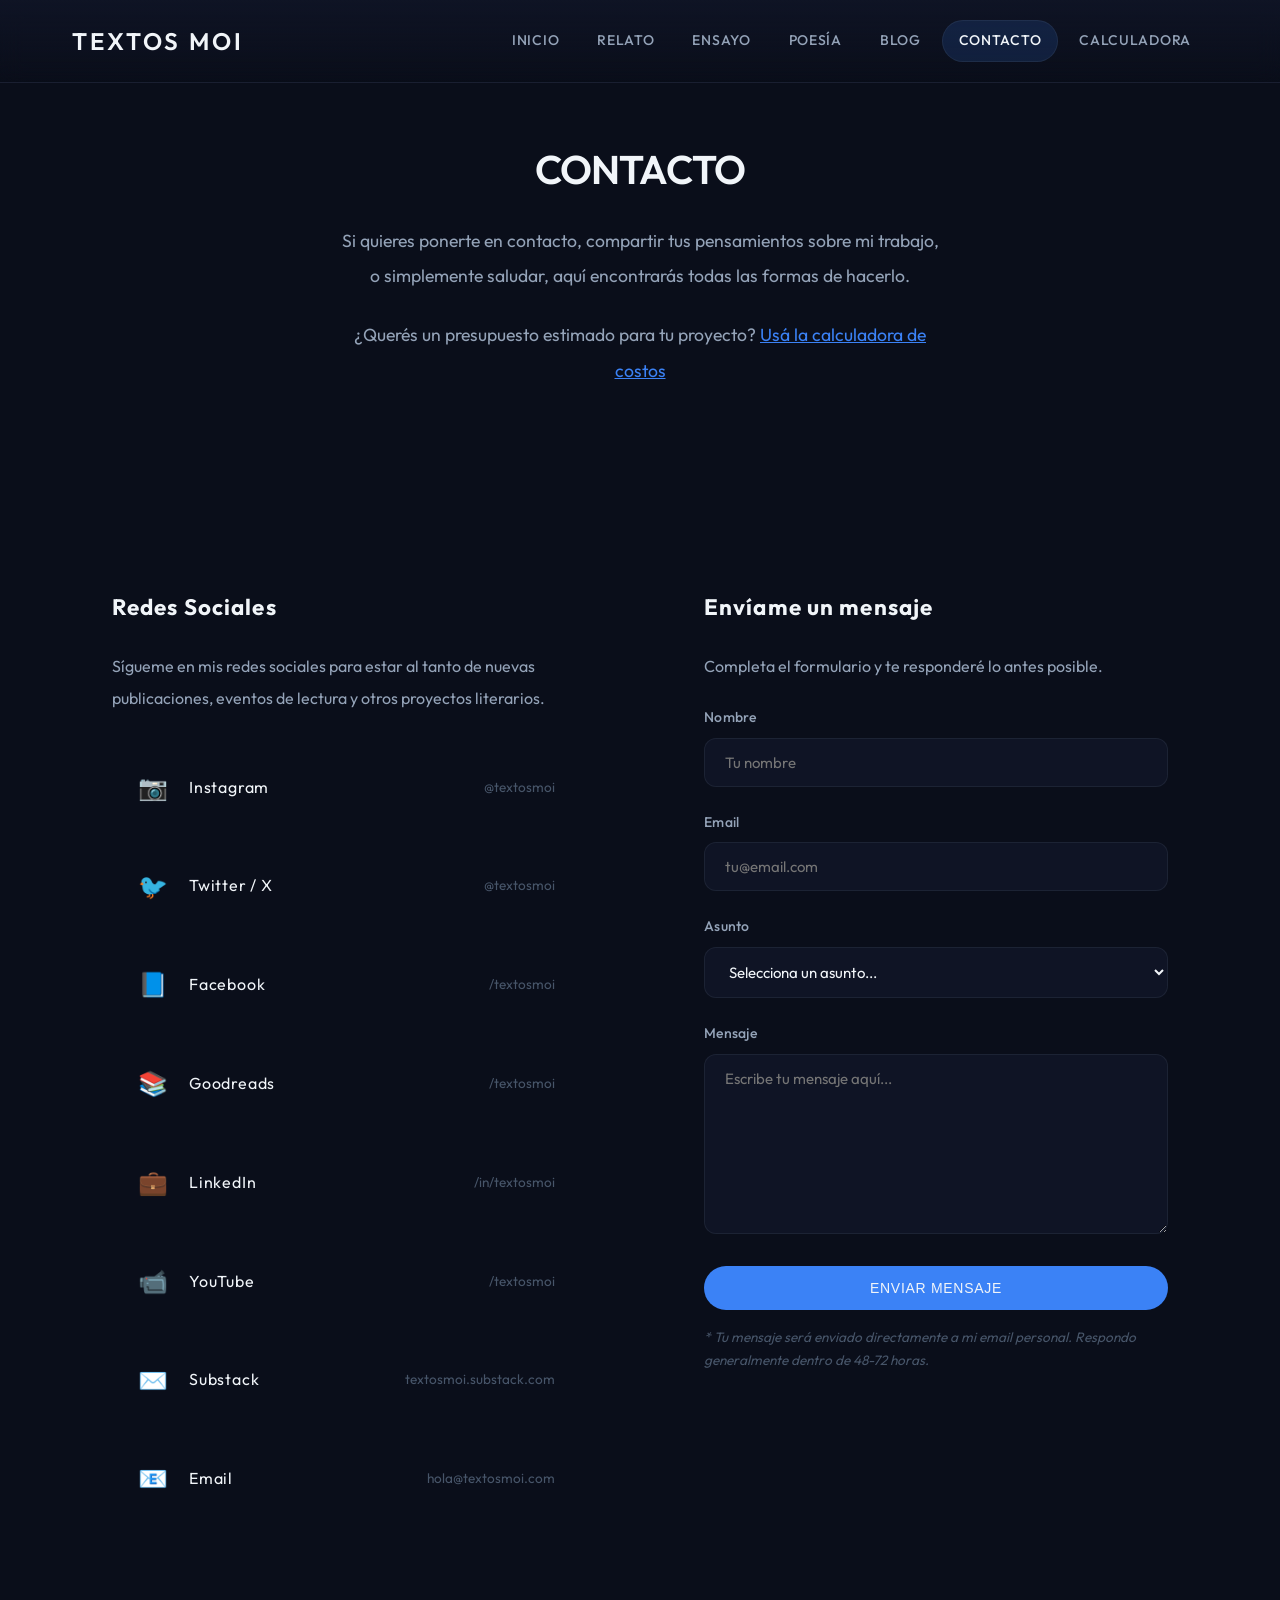
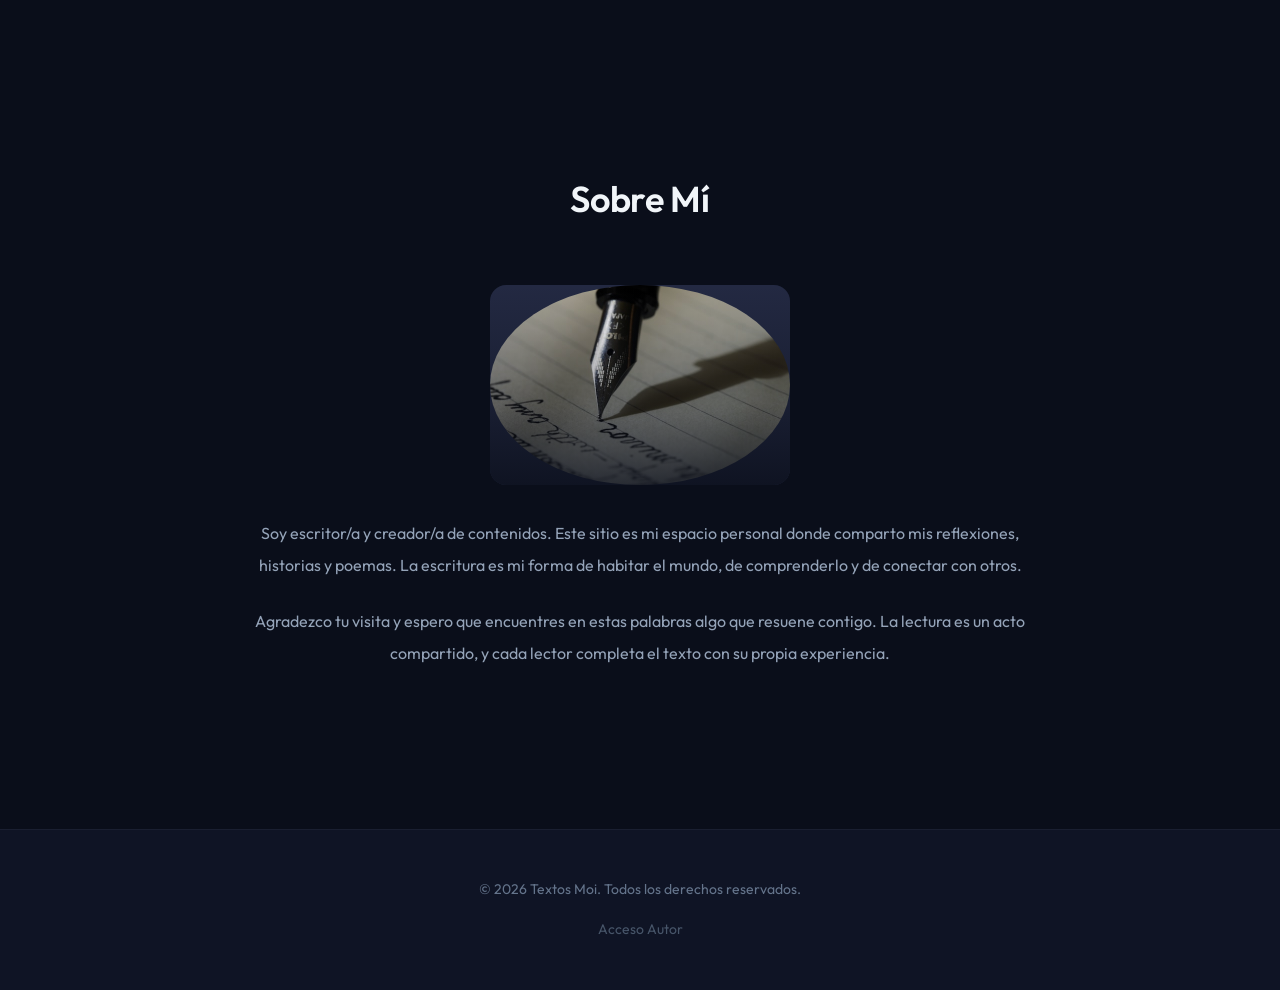
<file: contacto.html>
<!DOCTYPE html>
<html lang="es">
<head>
  <meta charset="UTF-8">
  <meta name="viewport" content="width=device-width, initial-scale=1.0">
  <title>Contacto | Textos Moi</title>
  <link rel="stylesheet" href="css/styles.css">
  <style>
    .contact-header {
      padding: 4rem 0 2rem;
      text-align: center;
    }
    
    .contact-intro {
      max-width: 600px;
      margin: 0 auto;
      color: var(--text-secondary);
      font-size: 1.1rem;
      line-height: 2;
    }
    
    .contact-grid {
      display: grid;
      grid-template-columns: 1fr 1fr;
      gap: 3rem;
      padding: 3rem 0;
    }
    
    .contact-info-card {
      background: var(--bg-light);
      padding: 2.5rem;
      border-radius: 4px;
    }
    
    .contact-info-title {
      font-size: 1.4rem;
      color: var(--gold);
      margin-bottom: 1.5rem;
      letter-spacing: 0.05em;
    }
    
    .contact-info-text {
      color: var(--text-secondary);
      line-height: 2;
      margin-bottom: 2rem;
    }
    
    .social-grid-contact {
      display: flex;
      flex-direction: column;
      gap: 1rem;
    }
    
    .social-link-contact {
      display: flex;
      align-items: center;
      gap: 1rem;
      padding: 1.25rem;
      background: var(--bg-darker);
      border-radius: 4px;
      text-decoration: none;
      color: var(--text-primary);
      transition: all 0.3s ease;
      border: 1px solid transparent;
    }
    
    .social-link-contact:hover {
      background: var(--blue-matte);
      transform: translateX(5px);
      border-color: var(--gold);
    }
    
    .social-icon-contact {
      font-size: 1.5rem;
      color: var(--gold);
      width: 40px;
      text-align: center;
    }
    
    .social-name-contact {
      font-size: 1rem;
      letter-spacing: 0.05em;
    }
    
    .social-handle-contact {
      color: var(--text-muted);
      font-size: 0.85rem;
      margin-left: auto;
    }
    
    .contact-form-card {
      background: var(--bg-light);
      padding: 2.5rem;
      border-radius: 4px;
    }
    
    .form-note {
      color: var(--text-muted);
      font-size: 0.85rem;
      margin-top: 1rem;
      font-style: italic;
    }
    
    @media (max-width: 768px) {
      .contact-grid {
        grid-template-columns: 1fr;
      }
    }
  </style>
</head>
<body>
  <!-- Fondo con destellos dorados -->
  <div class="golden-sparkles"></div>
  
  <!-- Navegación -->
  <header class="nav-header">
    <nav class="container nav-container">
      <a href="index.html" class="logo">Textos Moi</a>
      <div class="nav-menu">
        <a href="index.html" class="nav-link">Inicio</a>
        <a href="relato.html" class="nav-link">Relato</a>
        <a href="ensayo.html" class="nav-link">Ensayo</a>
        <a href="poesia.html" class="nav-link">Poesía</a>
        <a href="blog.html" class="nav-link">Blog</a>
        <a href="contacto.html" class="nav-link active">Contacto</a>
        <a href="calculadora.html" class="nav-link">Calculadora</a>
      </div>
    </nav>
  </header>

  <!-- Header de Contacto -->
  <section class="contact-header">
    <div class="container">
      <h1 class="hero-title text-animation" style="font-size: 2.5rem;">CONTACTO</h1>
      <p class="contact-intro">
        Si quieres ponerte en contacto, compartir tus pensamientos sobre mi trabajo,
        o simplemente saludar, aquí encontrarás todas las formas de hacerlo.
      </p>
      <p class="contact-intro" style="margin-top: 1.5rem;">
        ¿Querés un presupuesto estimado para tu proyecto? 
        <a href="calculadora.html" style="color: var(--accent-primary);">Usá la calculadora de costos</a>
      </p>
    </div>
  </section>

  <!-- Contenido principal -->
  <section class="section">
    <div class="container">
      <div class="contact-grid">
        <!-- Información de contacto y redes -->
        <div class="contact-info-card">
          <h2 class="contact-info-title">Redes Sociales</h2>
          <p class="contact-info-text">
            Sígueme en mis redes sociales para estar al tanto de nuevas publicaciones, 
            eventos de lectura y otros proyectos literarios.
          </p>
          
          <div class="social-grid-contact">
            <!-- Instagram -->
            <a href="https://instagram.com" target="_blank" rel="noopener" class="social-link-contact">
              <span class="social-icon-contact">📷</span>
              <span class="social-name-contact">Instagram</span>
              <span class="social-handle-contact">@textosmoi</span>
            </a>
            
            <!-- Twitter / X -->
            <a href="https://twitter.com" target="_blank" rel="noopener" class="social-link-contact">
              <span class="social-icon-contact">🐦</span>
              <span class="social-name-contact">Twitter / X</span>
              <span class="social-handle-contact">@textosmoi</span>
            </a>
            
            <!-- Facebook -->
            <a href="https://facebook.com" target="_blank" rel="noopener" class="social-link-contact">
              <span class="social-icon-contact">📘</span>
              <span class="social-name-contact">Facebook</span>
              <span class="social-handle-contact">/textosmoi</span>
            </a>
            
            <!-- Goodreads -->
            <a href="https://goodreads.com" target="_blank" rel="noopener" class="social-link-contact">
              <span class="social-icon-contact">📚</span>
              <span class="social-name-contact">Goodreads</span>
              <span class="social-handle-contact">/textosmoi</span>
            </a>
            
            <!-- LinkedIn -->
            <a href="https://linkedin.com" target="_blank" rel="noopener" class="social-link-contact">
              <span class="social-icon-contact">💼</span>
              <span class="social-name-contact">LinkedIn</span>
              <span class="social-handle-contact">/in/textosmoi</span>
            </a>
            
            <!-- YouTube -->
            <a href="https://youtube.com" target="_blank" rel="noopener" class="social-link-contact">
              <span class="social-icon-contact">📹</span>
              <span class="social-name-contact">YouTube</span>
              <span class="social-handle-contact">/textosmoi</span>
            </a>
            
            <!-- Substack / Newsletter -->
            <a href="https://substack.com" target="_blank" rel="noopener" class="social-link-contact">
              <span class="social-icon-contact">✉️</span>
              <span class="social-name-contact">Substack</span>
              <span class="social-handle-contact">textosmoi.substack.com</span>
            </a>
            
            <!-- Email -->
            <a href="mailto:hola@textosmoi.com" class="social-link-contact">
              <span class="social-icon-contact">📧</span>
              <span class="social-name-contact">Email</span>
              <span class="social-handle-contact">hola@textosmoi.com</span>
            </a>
          </div>
        </div>
        
        <!-- Formulario de contacto -->
        <div class="contact-form-card">
          <h2 class="contact-info-title">Envíame un mensaje</h2>
          <p class="contact-info-text" style="margin-bottom: 1.5rem;">
            Completa el formulario y te responderé lo antes posible.
          </p>
          
          <form id="contact-form">
            <div class="form-group">
              <label for="contact-name" class="form-label">Nombre</label>
              <input 
                type="text" 
                id="contact-name" 
                name="name" 
                class="form-input" 
                placeholder="Tu nombre"
                required
              >
            </div>
            
            <div class="form-group">
              <label for="contact-email" class="form-label">Email</label>
              <input 
                type="email" 
                id="contact-email" 
                name="email" 
                class="form-input" 
                placeholder="tu@email.com"
                required
              >
            </div>
            
            <div class="form-group">
              <label for="contact-subject" class="form-label">Asunto</label>
              <select id="contact-subject" name="subject" class="form-select" required>
                <option value="">Selecciona un asunto...</option>
                <option value="consulta">Consulta general</option>
                <option value="colaboracion">Propuesta de colaboración</option>
                <option value="prensa">Prensa / Medios</option>
                <option value="evento">Invitación a evento</option>
                <option value="otro">Otro</option>
              </select>
            </div>
            
            <div class="form-group">
              <label for="contact-message" class="form-label">Mensaje</label>
              <textarea 
                id="contact-message" 
                name="message" 
                class="form-textarea" 
                placeholder="Escribe tu mensaje aquí..."
                style="min-height: 180px;"
                required
              ></textarea>
            </div>
            
            <button type="submit" class="btn" style="width: 100%;">
              Enviar Mensaje
            </button>
            
            <p class="form-note">
              * Tu mensaje será enviado directamente a mi email personal. 
              Respondo generalmente dentro de 48-72 horas.
            </p>
          </form>
        </div>
      </div>
    </div>
  </section>

  <!-- Sección adicional: Sobre mí -->
  <section class="section" style="background: var(--bg-darker);">
    <div class="container">
      <div style="max-width: 800px; margin: 0 auto; text-align: center;">
        <h2 class="section-title">Sobre Mí</h2>
        <div class="photo-frame" style="max-width: 300px; margin: 0 auto 2rem;">
          <img src="./images/relato-escritura.jpg"
               alt="Autor"
               style="border-radius: 50%;">
        </div>
        <p style="color: var(--text-secondary); line-height: 2; margin-bottom: 1.5rem;">
          Soy escritor/a y creador/a de contenidos. Este sitio es mi espacio personal 
          donde comparto mis reflexiones, historias y poemas. La escritura es mi forma 
          de habitar el mundo, de comprenderlo y de conectar con otros.
        </p>
        <p style="color: var(--text-secondary); line-height: 2;">
          Agradezco tu visita y espero que encuentres en estas palabras algo que resuene 
          contigo. La lectura es un acto compartido, y cada lector completa el texto con 
          su propia experiencia.
        </p>
      </div>
    </div>
  </section>

  <!-- Footer -->
  <footer class="footer">
    <div class="container">
      <p class="footer-text">
        © 2026 Textos Moi. Todos los derechos reservados.
      </p>
      <p class="footer-text mt-1">
        <a href="admin.html" style="color: var(--text-muted); text-decoration: none;">Acceso Autor</a>
      </p>
    </div>
  </footer>

  <script src="js/main.js"></script>
  <script>
    // Manejo del formulario de contacto
    document.getElementById('contact-form')?.addEventListener('submit', function(e) {
      e.preventDefault();
      
      const name = document.getElementById('contact-name').value;
      const email = document.getElementById('contact-email').value;
      const subject = document.getElementById('contact-subject').value;
      const message = document.getElementById('contact-message').value;
      
      // Simular envío (en producción usar backend o servicio de email)
      console.log('Formulario enviado:', { name, email, subject, message });
      
      // Mostrar notificación de éxito
      showNotification('Mensaje enviado. ¡Gracias por contactarme!', 'success');
      
      // Resetear formulario
      this.reset();
    });
  </script>
</body>
</html>
</file>
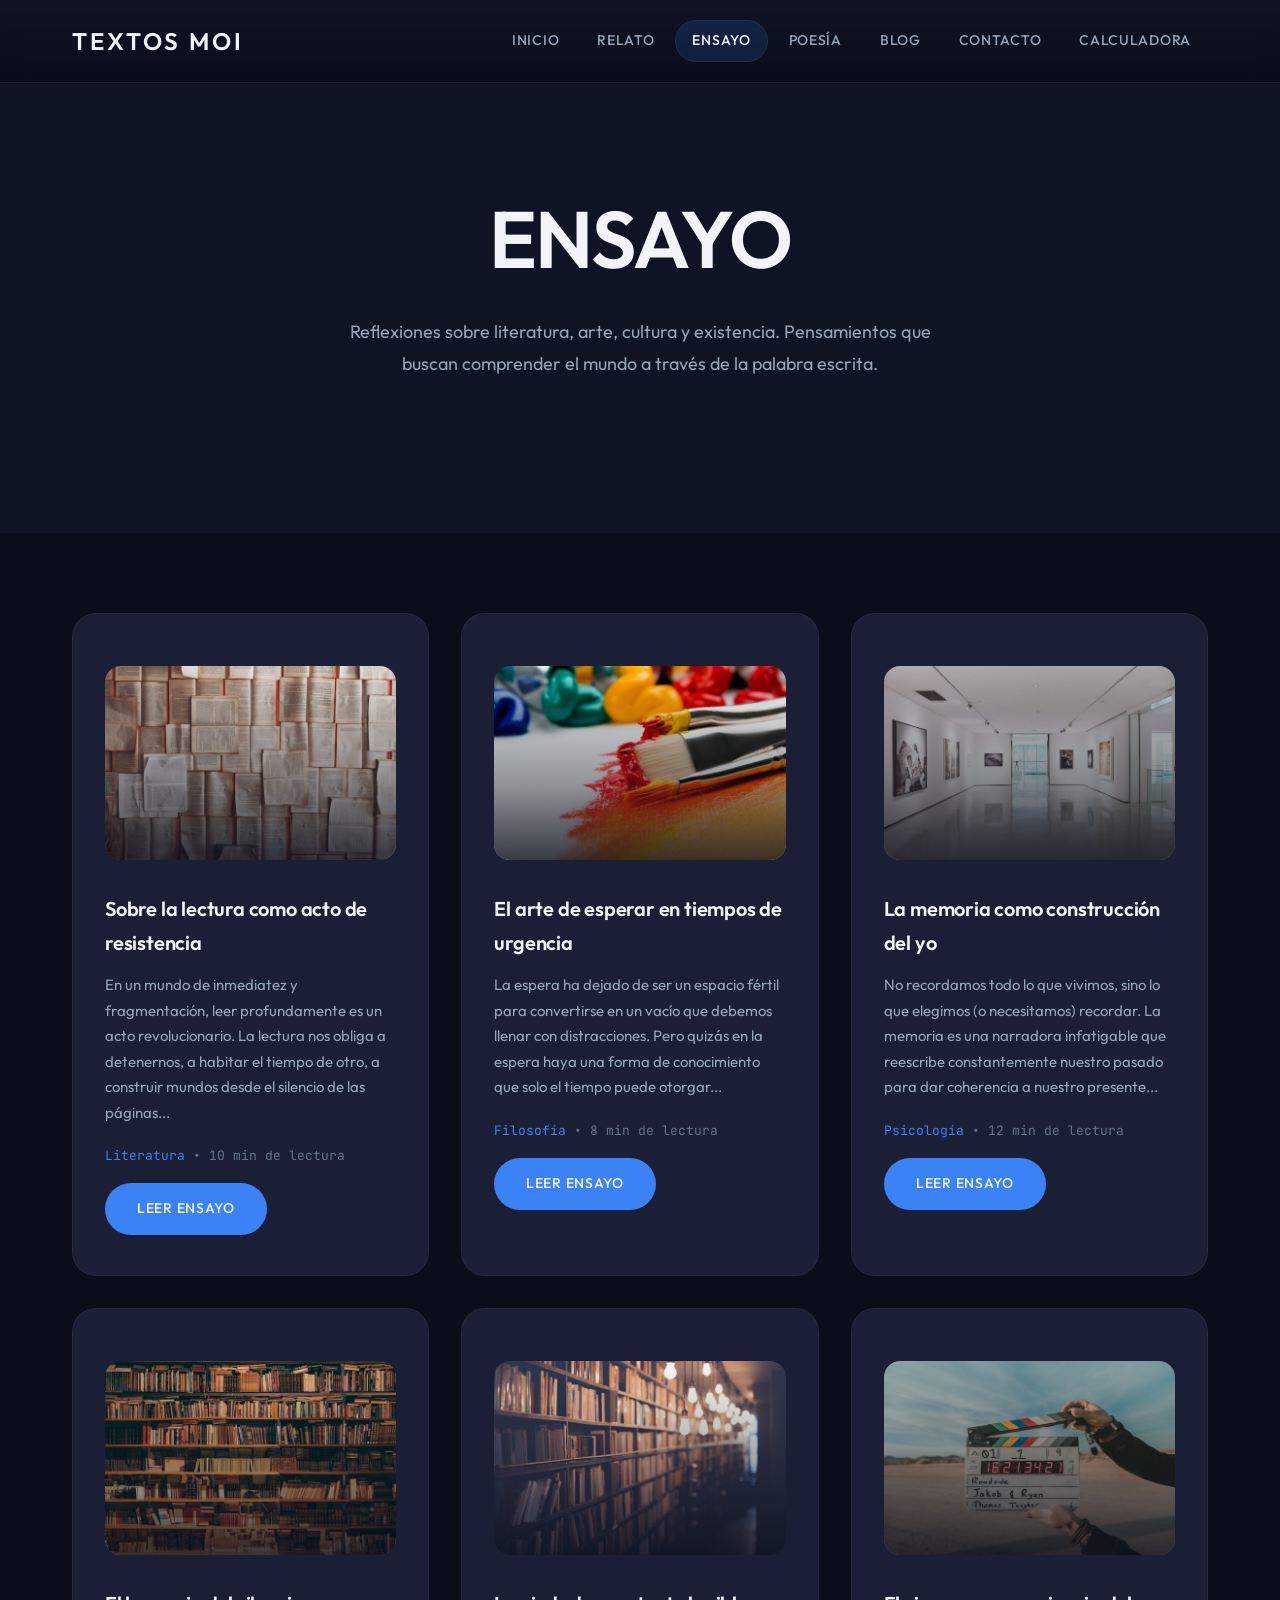
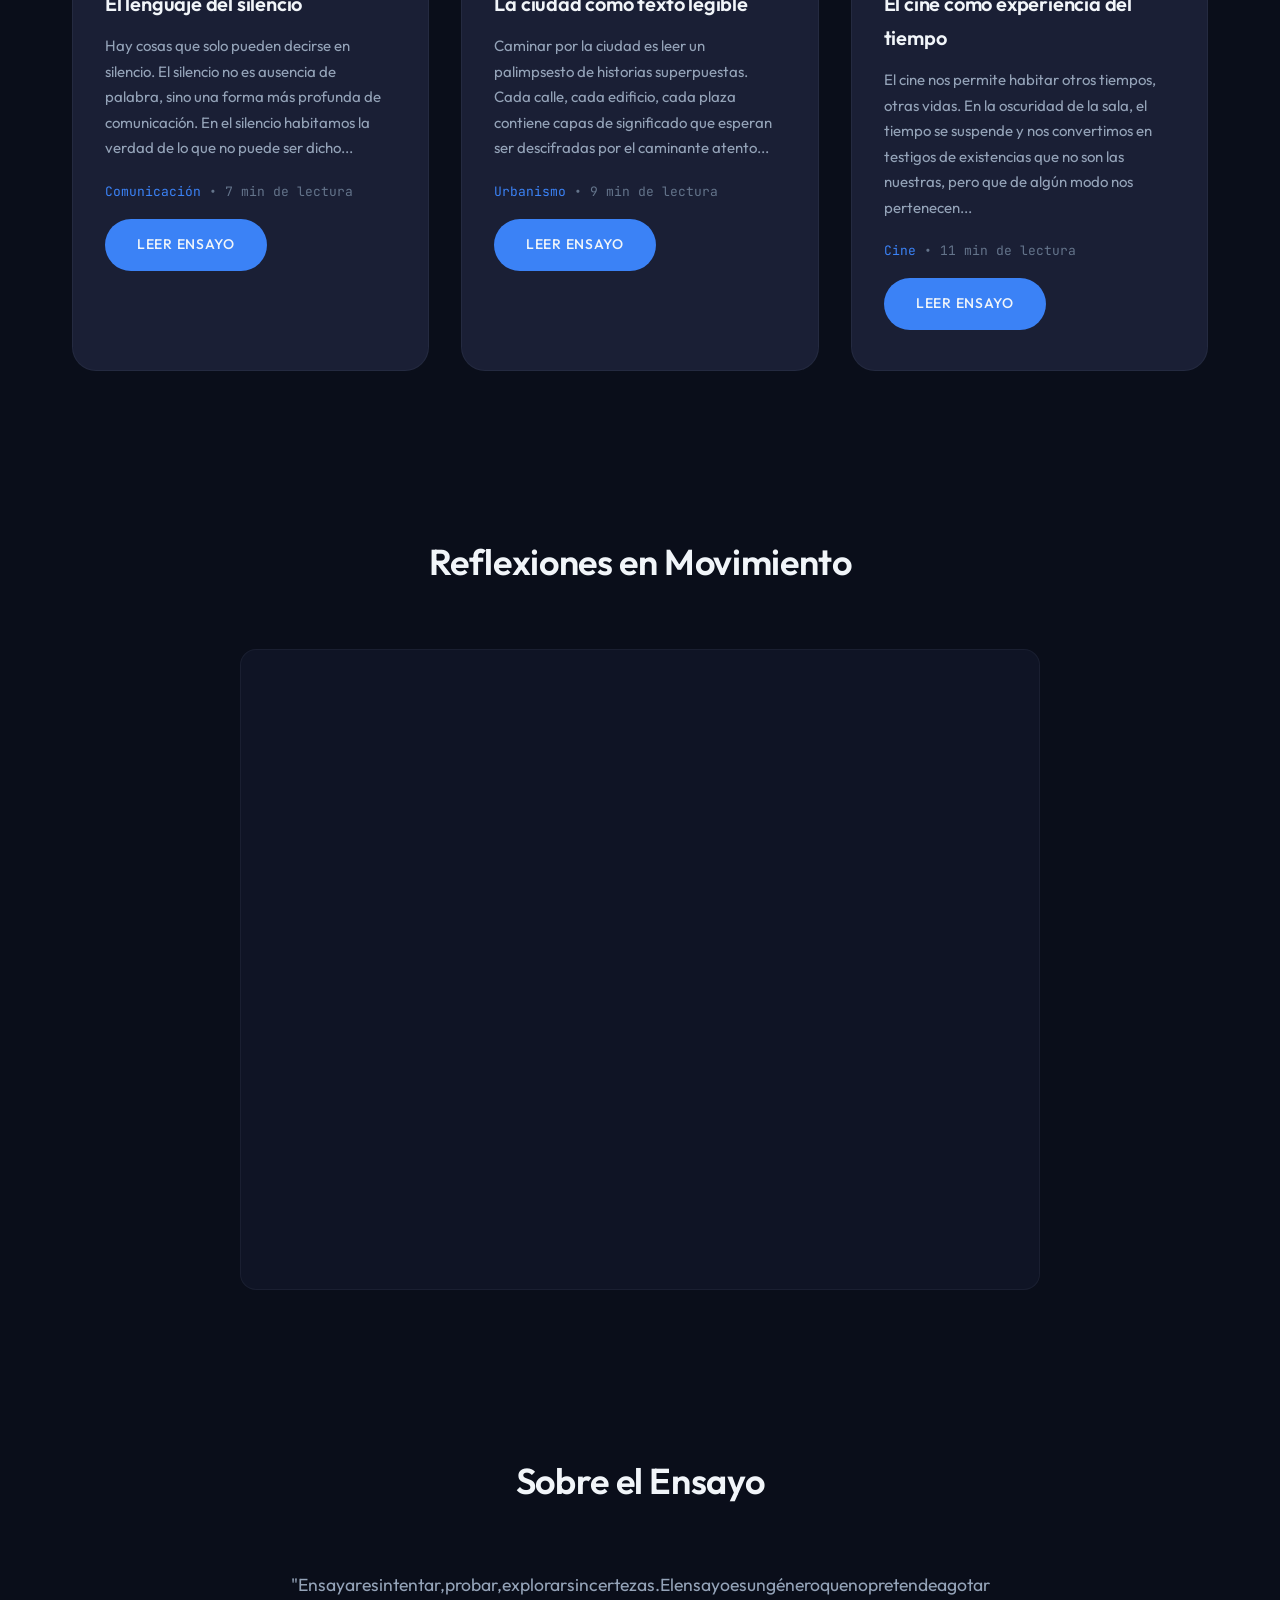
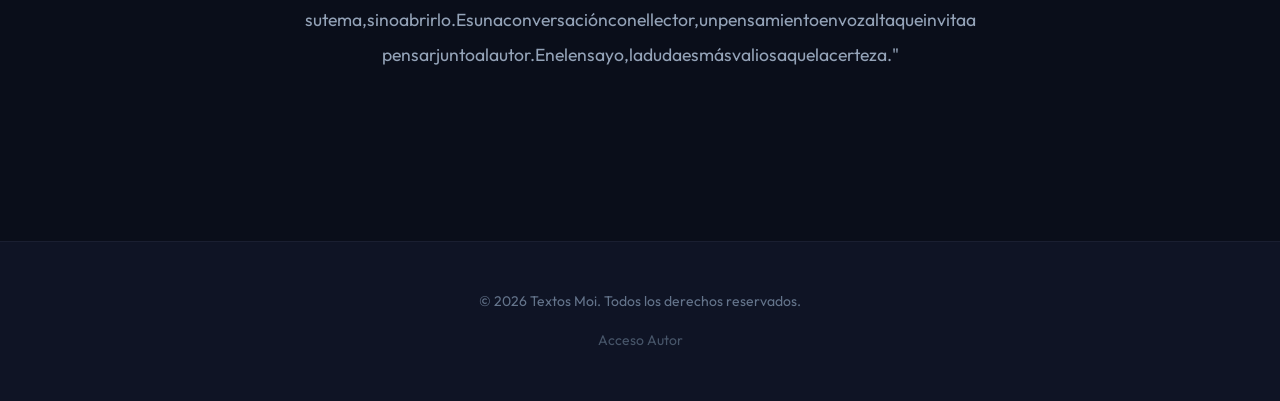
<file: ensayo.html>
<!DOCTYPE html>
<html lang="es">
<head>
  <meta charset="UTF-8">
  <meta name="viewport" content="width=device-width, initial-scale=1.0">
  <title>Ensayo | Textos Moi</title>
  <link rel="stylesheet" href="css/styles.css">
</head>
<body>
  <!-- Fondo con destellos dorados -->
  <div class="golden-sparkles"></div>
  
  <!-- Navegación -->
  <header class="nav-header">
    <nav class="container nav-container">
      <a href="index.html" class="logo">Textos Moi</a>
      <div class="nav-menu">
        <a href="index.html" class="nav-link">Inicio</a>
        <a href="relato.html" class="nav-link">Relato</a>
        <a href="ensayo.html" class="nav-link active">Ensayo</a>
        <a href="poesia.html" class="nav-link">Poesía</a>
        <a href="blog.html" class="nav-link">Blog</a>
        <a href="contacto.html" class="nav-link">Contacto</a>
        <a href="calculadora.html" class="nav-link">Calculadora</a>
      </div>
    </nav>
  </header>

  <!-- Héroe de sección -->
  <section class="hero hero-section" style="min-height: 50vh;">
    <div class="container">
      <h1 class="hero-title text-animation">ENSAYO</h1>
      <p class="hero-subtitle">
        Reflexiones sobre literatura, arte, cultura y existencia.
        Pensamientos que buscan comprender el mundo a través de la palabra escrita.
      </p>
    </div>
  </section>

  <!-- Galería de ensayos -->
  <section class="section">
    <div class="container">
      <div class="content-grid">
        <!-- Ensayo 1 -->
        <article class="content-card">
          <div class="photo-frame">
            <img src="./images/ensayo-libros.jpg"
                 alt="Sobre la lectura">
          </div>
          <h3 class="content-card-title mt-2">Sobre la lectura como acto de resistencia</h3>
          <p class="content-card-excerpt">
            En un mundo de inmediatez y fragmentación, leer profundamente es un acto revolucionario.
            La lectura nos obliga a detenernos, a habitar el tiempo de otro, a construir mundos
            desde el silencio de las páginas...
          </p>
          <div class="content-card-meta">
            <span class="text-gold">Literatura</span> • 10 min de lectura
          </div>
          <a href="#" class="btn mt-1">Leer ensayo</a>
        </article>

        <!-- Ensayo 2 -->
        <article class="content-card">
          <div class="photo-frame">
            <img src="./images/ensayo-escritura.jpg"
                 alt="El arte de esperar">
          </div>
          <h3 class="content-card-title mt-2">El arte de esperar en tiempos de urgencia</h3>
          <p class="content-card-excerpt">
            La espera ha dejado de ser un espacio fértil para convertirse en un vacío que debemos
            llenar con distracciones. Pero quizás en la espera haya una forma de conocimiento
            que solo el tiempo puede otorgar...
          </p>
          <div class="content-card-meta">
            <span class="text-gold">Filosofía</span> • 8 min de lectura
          </div>
          <a href="#" class="btn mt-1">Leer ensayo</a>
        </article>

        <!-- Ensayo 3 -->
        <article class="content-card">
          <div class="photo-frame">
            <img src="./images/ensayo-teatro.jpg"
                 alt="La memoria y el olvido">
          </div>
          <h3 class="content-card-title mt-2">La memoria como construcción del yo</h3>
          <p class="content-card-excerpt">
            No recordamos todo lo que vivimos, sino lo que elegimos (o necesitamos) recordar.
            La memoria es una narradora infatigable que reescribe constantemente nuestro pasado
            para dar coherencia a nuestro presente...
          </p>
          <div class="content-card-meta">
            <span class="text-gold">Psicología</span> • 12 min de lectura
          </div>
          <a href="#" class="btn mt-1">Leer ensayo</a>
        </article>

        <!-- Ensayo 4 -->
        <article class="content-card">
          <div class="photo-frame">
            <img src="./images/ensayo-lectura.jpg"
                 alt="El lenguaje del silencio">
          </div>
          <h3 class="content-card-title mt-2">El lenguaje del silencio</h3>
          <p class="content-card-excerpt">
            Hay cosas que solo pueden decirse en silencio. El silencio no es ausencia de palabra,
            sino una forma más profunda de comunicación. En el silencio habitamos la verdad
            de lo que no puede ser dicho...
          </p>
          <div class="content-card-meta">
            <span class="text-gold">Comunicación</span> • 7 min de lectura
          </div>
          <a href="#" class="btn mt-1">Leer ensayo</a>
        </article>

        <!-- Ensayo 5 -->
        <article class="content-card">
          <div class="photo-frame">
            <img src="./images/ensayo-palabra.jpg"
                 alt="La ciudad y sus habitantes">
          </div>
          <h3 class="content-card-title mt-2">La ciudad como texto legible</h3>
          <p class="content-card-excerpt">
            Caminar por la ciudad es leer un palimpsesto de historias superpuestas.
            Cada calle, cada edificio, cada plaza contiene capas de significado que
            esperan ser descifradas por el caminante atento...
          </p>
          <div class="content-card-meta">
            <span class="text-gold">Urbanismo</span> • 9 min de lectura
          </div>
          <a href="#" class="btn mt-1">Leer ensayo</a>
        </article>

        <!-- Ensayo 6 -->
        <article class="content-card">
          <div class="photo-frame">
            <img src="./images/ensayo-cine.jpg"
                 alt="El cine como experiencia">
          </div>
          <h3 class="content-card-title mt-2">El cine como experiencia del tiempo</h3>
          <p class="content-card-excerpt">
            El cine nos permite habitar otros tiempos, otras vidas. En la oscuridad de la sala,
            el tiempo se suspende y nos convertimos en testigos de existencias que no son las nuestras,
            pero que de algún modo nos pertenecen...
          </p>
          <div class="content-card-meta">
            <span class="text-gold">Cine</span> • 11 min de lectura
          </div>
          <a href="#" class="btn mt-1">Leer ensayo</a>
        </article>
      </div>
    </div>
  </section>

  <!-- Video de sección -->
  <section class="section" style="background: var(--bg-darker);">
    <div class="container">
      <h2 class="section-title">Reflexiones en Movimiento</h2>
      <div class="video-container" style="max-width: 800px; margin: 0 auto;">
        <iframe 
          src="https://www.youtube.com/embed/7PIji8OubXU?controls=0&rel=0" 
          title="Video de ensayos"
          allow="accelerometer; autoplay; clipboard-write; encrypted-media; gyroscope; picture-in-picture" 
          allowfullscreen>
        </iframe>
      </div>
    </div>
  </section>

  <!-- Animación de texto -->
  <section class="section">
    <div class="container text-center">
      <h2 class="section-title">Sobre el Ensayo</h2>
      <p class="text-animation" style="max-width: 700px; margin: 0 auto; color: var(--text-secondary); font-size: 1.1rem; line-height: 2;">
        "Ensayar es intentar, probar, explorar sin certezas. El ensayo es un género 
        que no pretende agotar su tema, sino abrirlo. Es una conversación con el lector, 
        un pensamiento en voz alta que invita a pensar junto al autor. En el ensayo, 
        la duda es más valiosa que la certeza."
      </p>
    </div>
  </section>

  <!-- Footer -->
  <footer class="footer">
    <div class="container">
      <p class="footer-text">
        © 2026 Textos Moi. Todos los derechos reservados.
      </p>
      <p class="footer-text mt-1">
        <a href="admin.html" style="color: var(--text-muted); text-decoration: none;">Acceso Autor</a>
      </p>
    </div>
  </footer>

  <script src="js/main.js"></script>
</body>
</html>
</file>
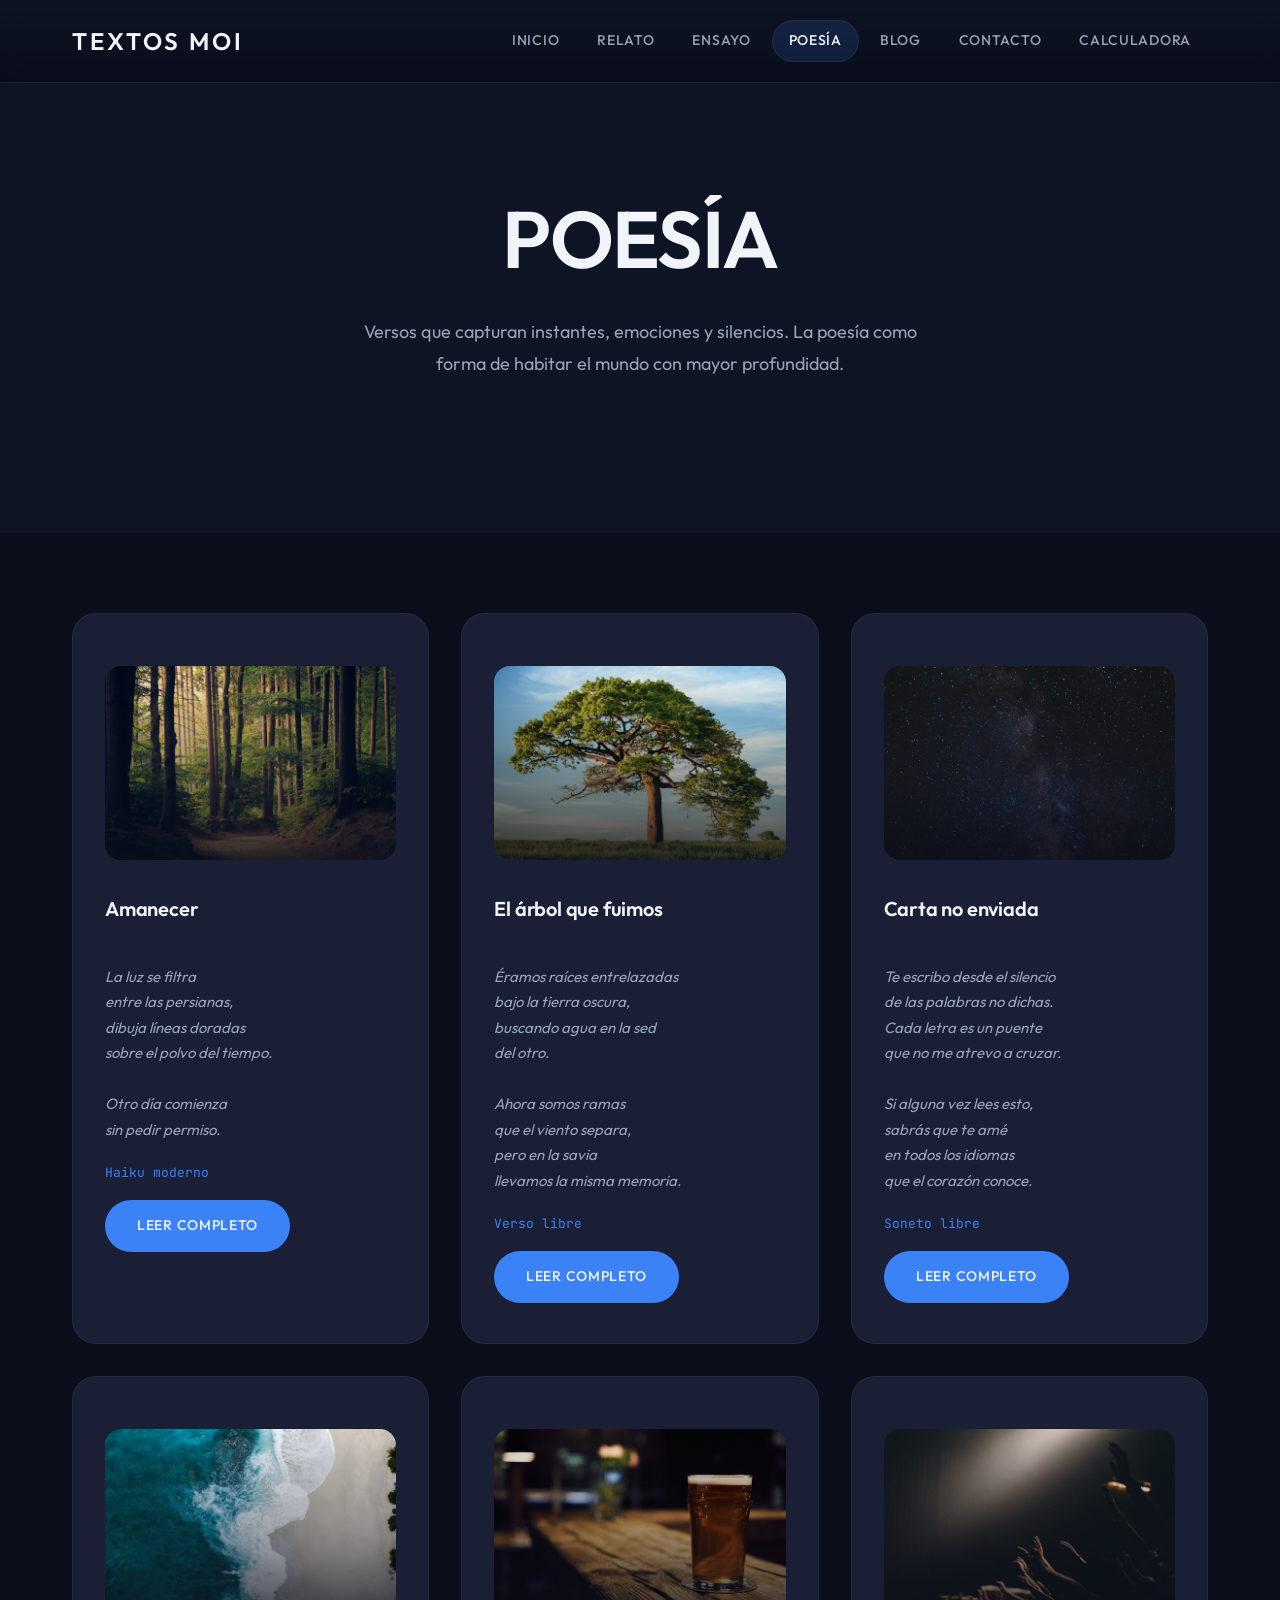
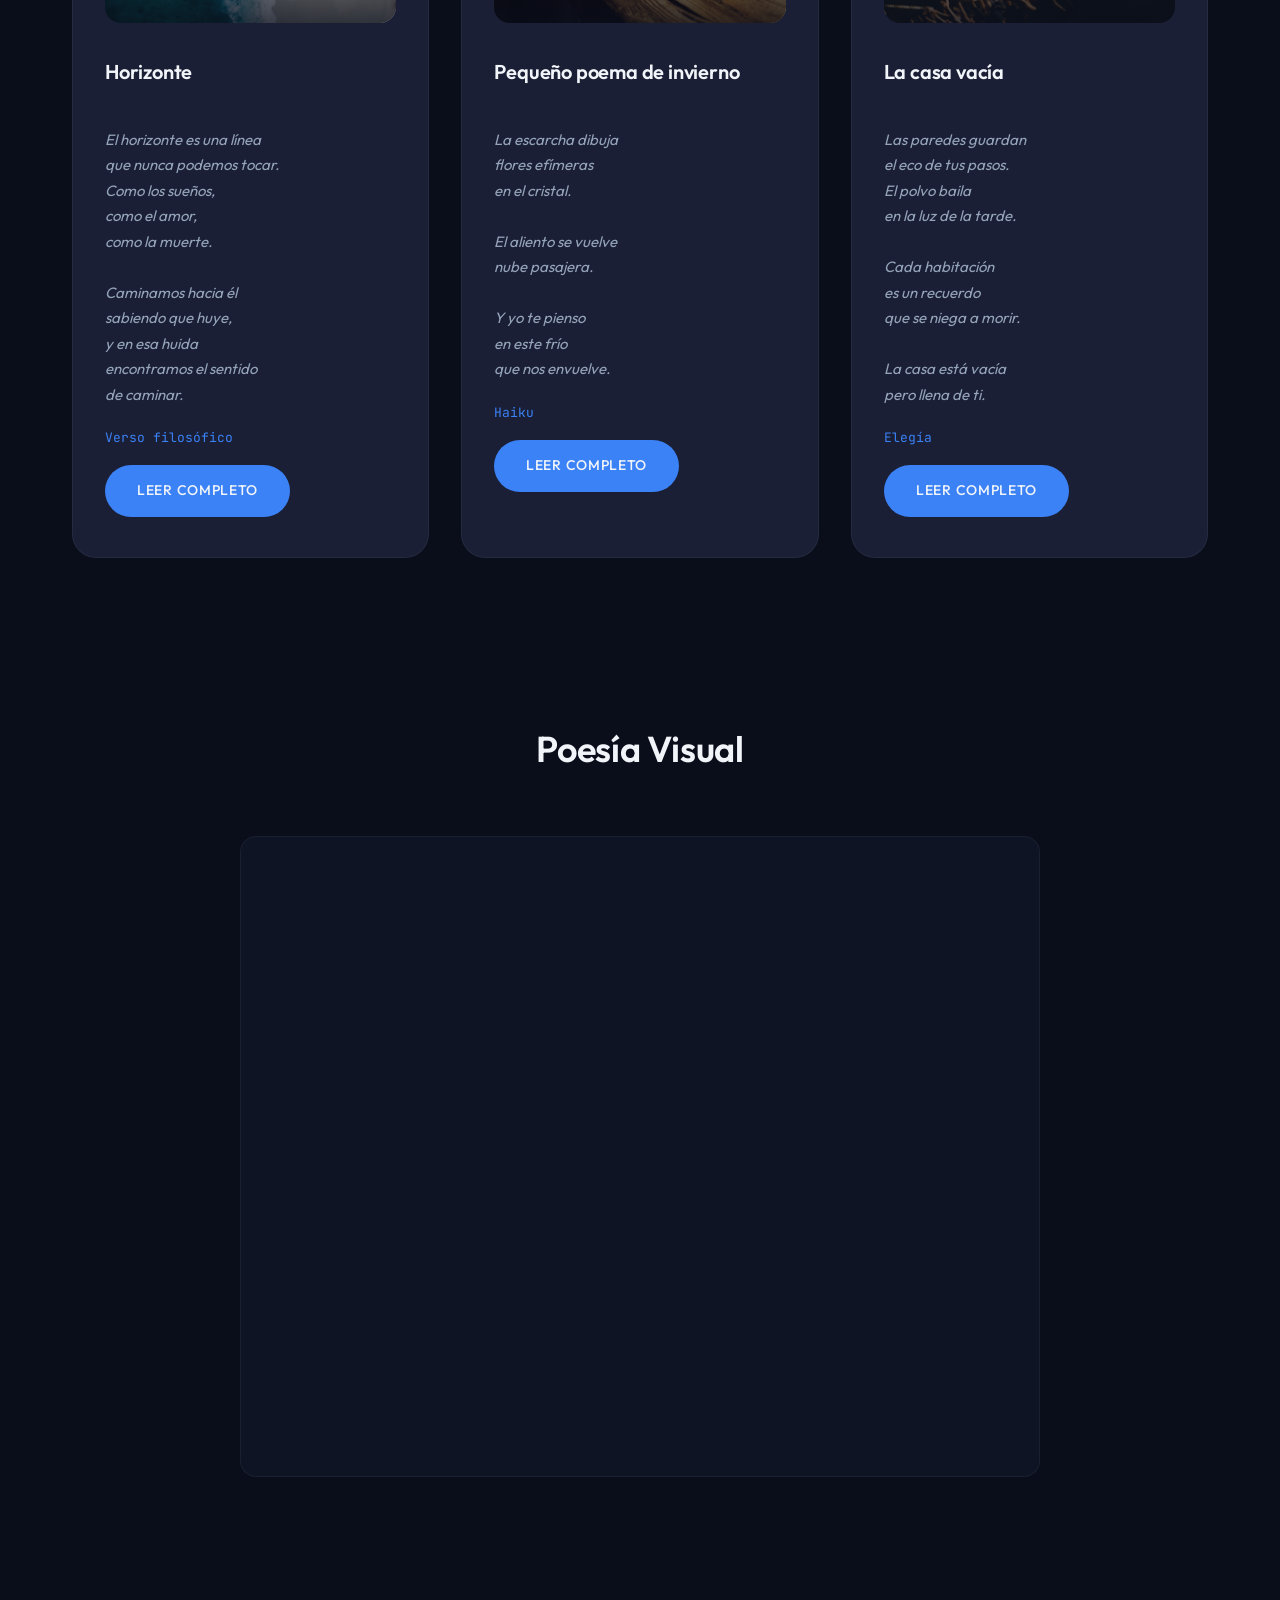
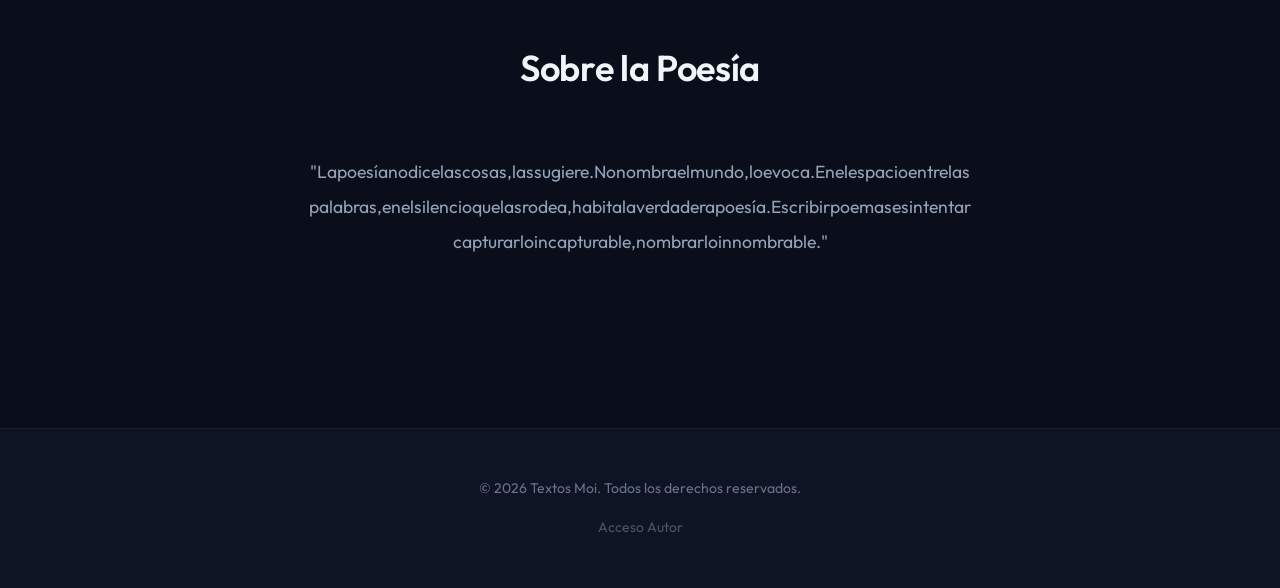
<file: poesia.html>
<!DOCTYPE html>
<html lang="es">
<head>
  <meta charset="UTF-8">
  <meta name="viewport" content="width=device-width, initial-scale=1.0">
  <title>Poesía | Textos Moi</title>
  <link rel="stylesheet" href="css/styles.css">
</head>
<body>
  <!-- Fondo con destellos dorados -->
  <div class="golden-sparkles"></div>
  
  <!-- Navegación -->
  <header class="nav-header">
    <nav class="container nav-container">
      <a href="index.html" class="logo">Textos Moi</a>
      <div class="nav-menu">
        <a href="index.html" class="nav-link">Inicio</a>
        <a href="relato.html" class="nav-link">Relato</a>
        <a href="ensayo.html" class="nav-link">Ensayo</a>
        <a href="poesia.html" class="nav-link active">Poesía</a>
        <a href="blog.html" class="nav-link">Blog</a>
        <a href="contacto.html" class="nav-link">Contacto</a>
        <a href="calculadora.html" class="nav-link">Calculadora</a>
      </div>
    </nav>
  </header>

  <!-- Héroe de sección -->
  <section class="hero hero-section" style="min-height: 50vh;">
    <div class="container">
      <h1 class="hero-title text-animation">POESÍA</h1>
      <p class="hero-subtitle">
        Versos que capturan instantes, emociones y silencios.
        La poesía como forma de habitar el mundo con mayor profundidad.
      </p>
    </div>
  </section>

  <!-- Galería de poemas -->
  <section class="section">
    <div class="container">
      <div class="content-grid">
        <!-- Poema 1 -->
        <article class="content-card">
          <div class="photo-frame">
            <img src="./images/poesia-naturaleza.jpg"
                 alt="Amanecer">
          </div>
          <h3 class="content-card-title mt-2">Amanecer</h3>
          <p class="content-card-excerpt" style="font-style: italic; white-space: pre-line;">
            La luz se filtra
            entre las persianas,
            dibuja líneas doradas
            sobre el polvo del tiempo.

            Otro día comienza
            sin pedir permiso.
          </p>
          <div class="content-card-meta">
            <span class="text-gold">Haiku moderno</span>
          </div>
          <a href="#" class="btn mt-1">Leer completo</a>
        </article>

        <!-- Poema 2 -->
        <article class="content-card">
          <div class="photo-frame">
            <img src="./images/poesia-arbol.jpg"
                 alt="El árbol">
          </div>
          <h3 class="content-card-title mt-2">El árbol que fuimos</h3>
          <p class="content-card-excerpt" style="font-style: italic; white-space: pre-line;">
            Éramos raíces entrelazadas
            bajo la tierra oscura,
            buscando agua en la sed
            del otro.

            Ahora somos ramas
            que el viento separa,
            pero en la savia
            llevamos la misma memoria.
          </p>
          <div class="content-card-meta">
            <span class="text-gold">Verso libre</span>
          </div>
          <a href="#" class="btn mt-1">Leer completo</a>
        </article>

        <!-- Poema 3 -->
        <article class="content-card">
          <div class="photo-frame">
            <img src="./images/poesia-mujer.jpg"
                 alt="Carta no enviada">
          </div>
          <h3 class="content-card-title mt-2">Carta no enviada</h3>
          <p class="content-card-excerpt" style="font-style: italic; white-space: pre-line;">
            Te escribo desde el silencio
            de las palabras no dichas.
            Cada letra es un puente
            que no me atrevo a cruzar.

            Si alguna vez lees esto,
            sabrás que te amé
            en todos los idiomas
            que el corazón conoce.
          </p>
          <div class="content-card-meta">
            <span class="text-gold">Soneto libre</span>
          </div>
          <a href="#" class="btn mt-1">Leer completo</a>
        </article>

        <!-- Poema 4 -->
        <article class="content-card">
          <div class="photo-frame">
            <img src="./images/poesia-mar.jpg"
                 alt="Horizonte">
          </div>
          <h3 class="content-card-title mt-2">Horizonte</h3>
          <p class="content-card-excerpt" style="font-style: italic; white-space: pre-line;">
            El horizonte es una línea
            que nunca podemos tocar.
            Como los sueños,
            como el amor,
            como la muerte.

            Caminamos hacia él
            sabiendo que huye,
            y en esa huida
            encontramos el sentido
            de caminar.
          </p>
          <div class="content-card-meta">
            <span class="text-gold">Verso filosófico</span>
          </div>
          <a href="#" class="btn mt-1">Leer completo</a>
        </article>

        <!-- Poema 5 -->
        <article class="content-card">
          <div class="photo-frame">
            <img src="./images/poesia-montana.jpg"
                 alt="Invierno">
          </div>
          <h3 class="content-card-title mt-2">Pequeño poema de invierno</h3>
          <p class="content-card-excerpt" style="font-style: italic; white-space: pre-line;">
            La escarcha dibuja
            flores efímeras
            en el cristal.

            El aliento se vuelve
            nube pasajera.

            Y yo te pienso
            en este frío
            que nos envuelve.
          </p>
          <div class="content-card-meta">
            <span class="text-gold">Haiku</span>
          </div>
          <a href="#" class="btn mt-1">Leer completo</a>
        </article>

        <!-- Poema 6 -->
        <article class="content-card">
          <div class="photo-frame">
            <img src="./images/poesia-noche.jpg"
                 alt="La casa">
          </div>
          <h3 class="content-card-title mt-2">La casa vacía</h3>
          <p class="content-card-excerpt" style="font-style: italic; white-space: pre-line;">
            Las paredes guardan
            el eco de tus pasos.
            El polvo baila
            en la luz de la tarde.

            Cada habitación
            es un recuerdo
            que se niega a morir.
            
            La casa está vacía
            pero llena de ti.
          </p>
          <div class="content-card-meta">
            <span class="text-gold">Elegía</span>
          </div>
          <a href="#" class="btn mt-1">Leer completo</a>
        </article>
      </div>
    </div>
  </section>

  <!-- Video de sección -->
  <section class="section" style="background: var(--bg-darker);">
    <div class="container">
      <h2 class="section-title">Poesía Visual</h2>
      <div class="video-container" style="max-width: 800px; margin: 0 auto;">
        <iframe 
          src="https://www.youtube.com/embed/bFEc8k5oLhE?controls=0&rel=0" 
          title="Video de poesía"
          allow="accelerometer; autoplay; clipboard-write; encrypted-media; gyroscope; picture-in-picture" 
          allowfullscreen>
        </iframe>
      </div>
    </div>
  </section>

  <!-- Animación de texto -->
  <section class="section">
    <div class="container text-center">
      <h2 class="section-title">Sobre la Poesía</h2>
      <p class="text-animation" style="max-width: 700px; margin: 0 auto; color: var(--text-secondary); font-size: 1.1rem; line-height: 2;">
        "La poesía no dice las cosas, las sugiere. No nombra el mundo, 
        lo evoca. En el espacio entre las palabras, en el silencio que 
        las rodea, habita la verdadera poesía. Escribir poemas es intentar 
        capturar lo incapturable, nombrar lo innombrable."
      </p>
    </div>
  </section>

  <!-- Footer -->
  <footer class="footer">
    <div class="container">
      <p class="footer-text">
        © 2026 Textos Moi. Todos los derechos reservados.
      </p>
      <p class="footer-text mt-1">
        <a href="admin.html" style="color: var(--text-muted); text-decoration: none;">Acceso Autor</a>
      </p>
    </div>
  </footer>

  <script src="js/main.js"></script>
</body>
</html>
</file>
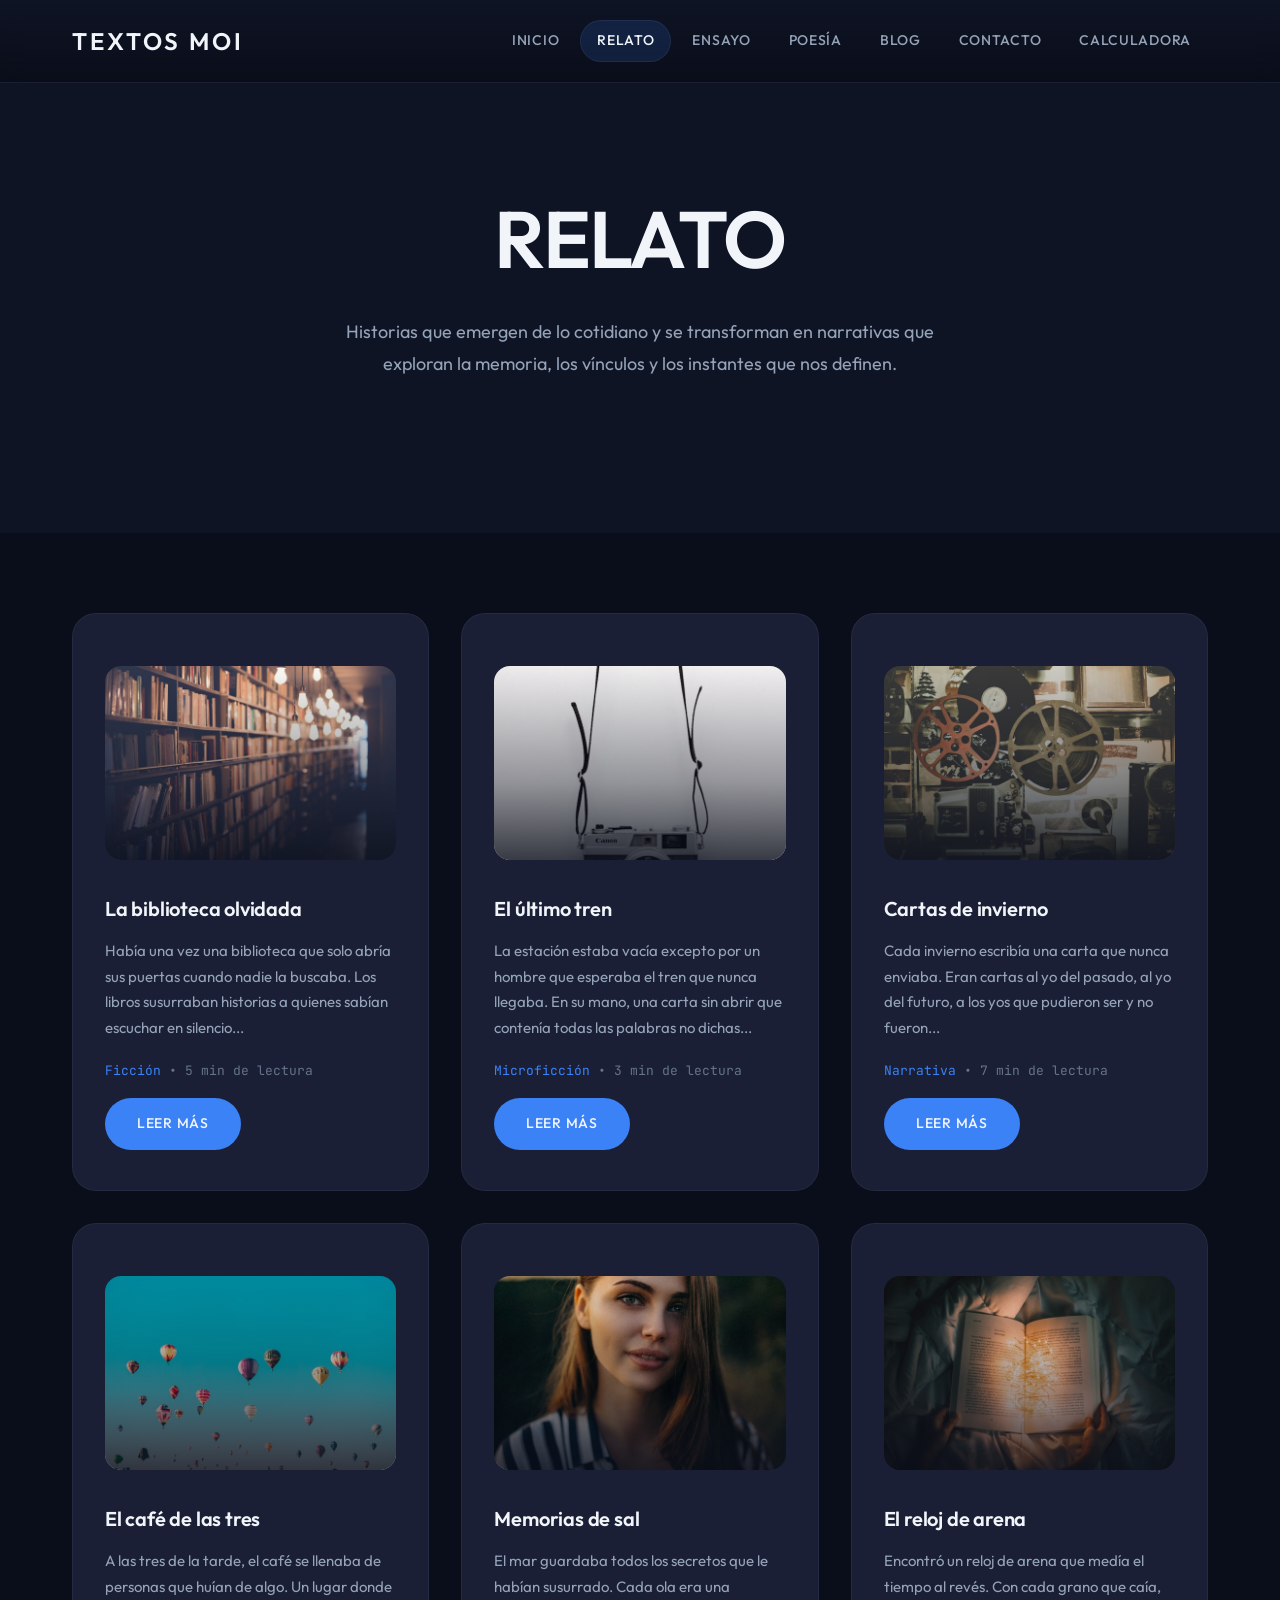
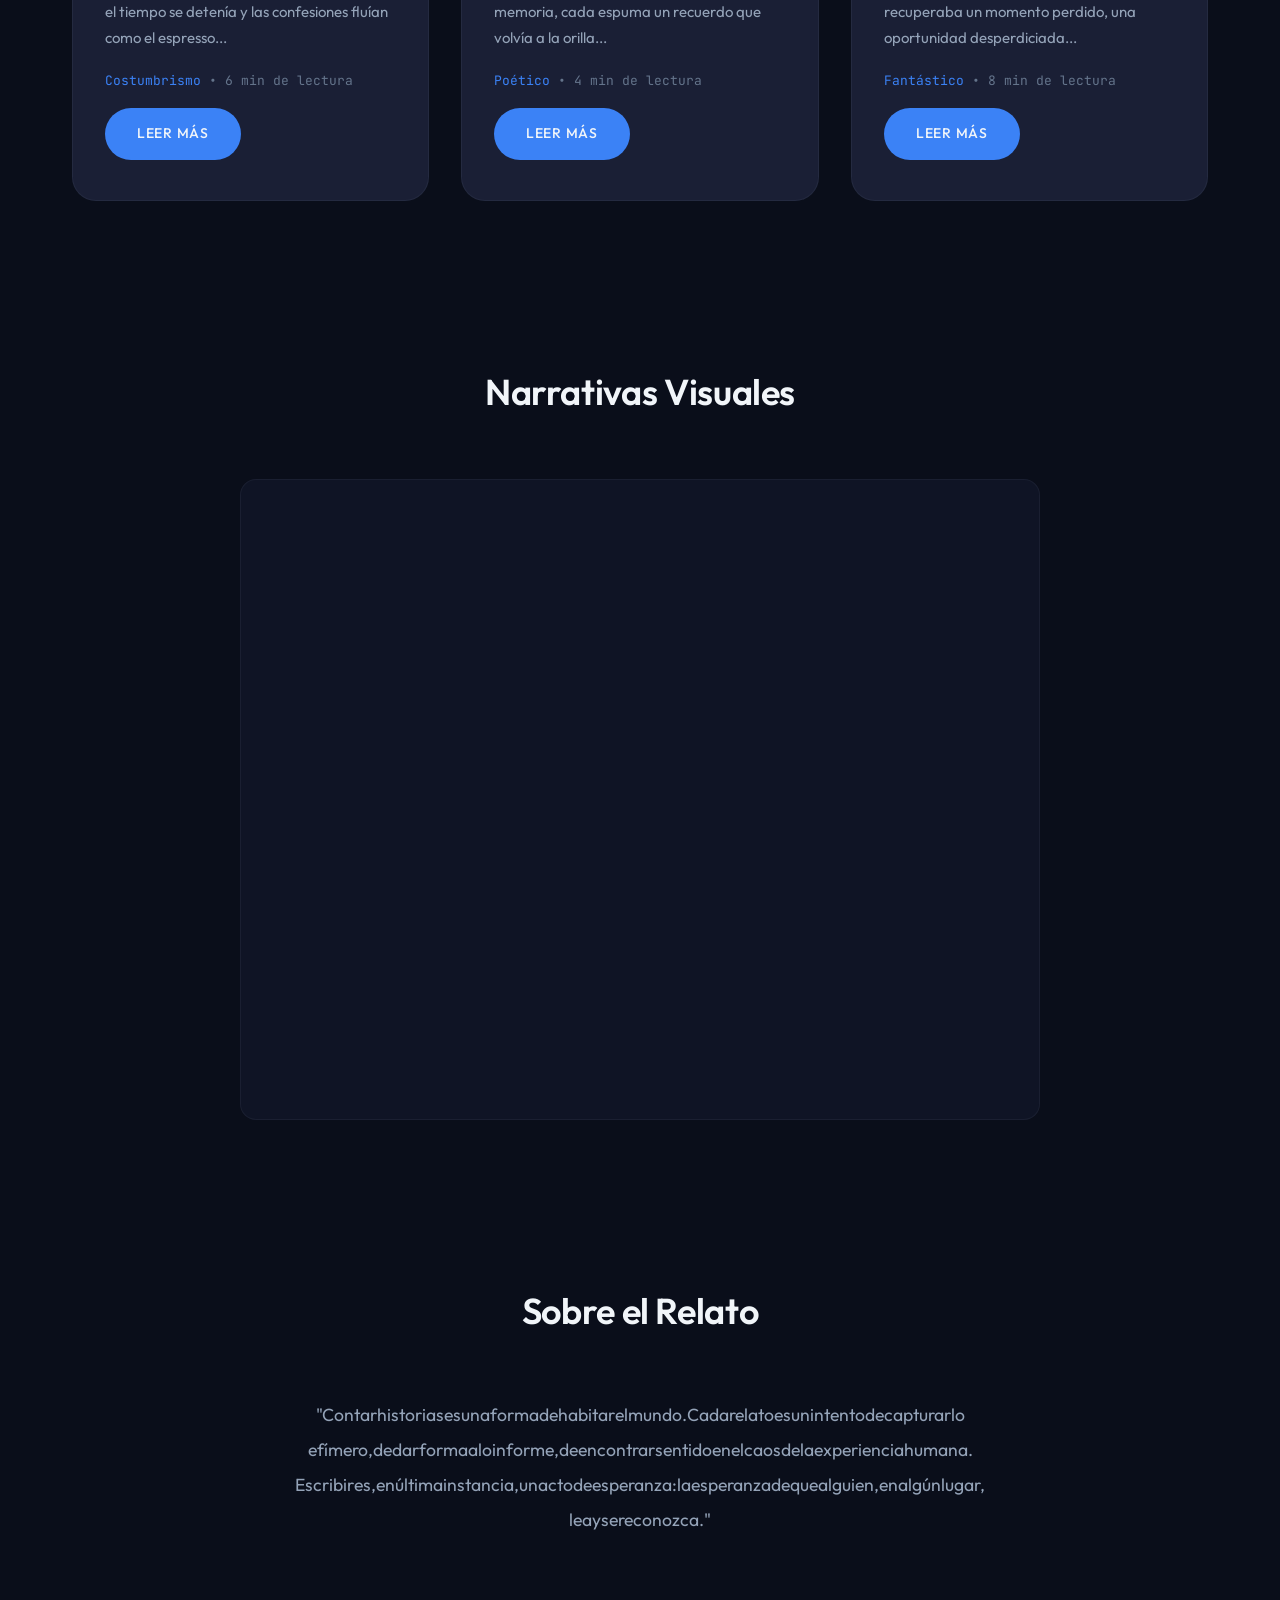
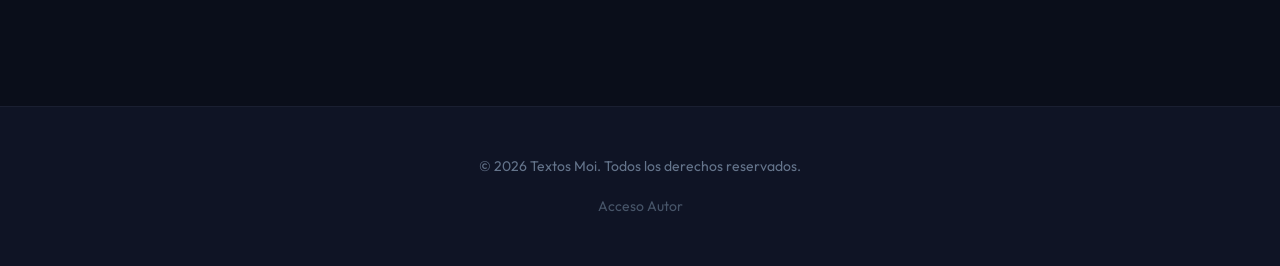
<file: relato.html>
<!DOCTYPE html>
<html lang="es">
<head>
  <meta charset="UTF-8">
  <meta name="viewport" content="width=device-width, initial-scale=1.0">
  <title>Relato | Textos Moi</title>
  <link rel="stylesheet" href="css/styles.css">
</head>
<body>
  <!-- Fondo con destellos dorados -->
  <div class="golden-sparkles"></div>
  
  <!-- Navegación -->
  <header class="nav-header">
    <nav class="container nav-container">
      <a href="index.html" class="logo">Textos Moi</a>
      <div class="nav-menu">
        <a href="index.html" class="nav-link">Inicio</a>
        <a href="relato.html" class="nav-link active">Relato</a>
        <a href="ensayo.html" class="nav-link">Ensayo</a>
        <a href="poesia.html" class="nav-link">Poesía</a>
        <a href="blog.html" class="nav-link">Blog</a>
        <a href="contacto.html" class="nav-link">Contacto</a>
        <a href="calculadora.html" class="nav-link">Calculadora</a>
      </div>
    </nav>
  </header>

  <!-- Héroe de sección -->
  <section class="hero hero-section" style="min-height: 50vh;">
    <div class="container">
      <h1 class="hero-title text-animation">RELATO</h1>
      <p class="hero-subtitle">
        Historias que emergen de lo cotidiano y se transforman en narrativas
        que exploran la memoria, los vínculos y los instantes que nos definen.
      </p>
    </div>
  </section>

  <!-- Galería de relatos -->
  <section class="section">
    <div class="container">
      <div class="content-grid">
        <!-- Relato 1 -->
        <article class="content-card">
          <div class="photo-frame">
            <img src="./images/relato-libros.jpg"
                 alt="La biblioteca olvidada">
          </div>
          <h3 class="content-card-title mt-2">La biblioteca olvidada</h3>
          <p class="content-card-excerpt">
            Había una vez una biblioteca que solo abría sus puertas cuando nadie la buscaba.
            Los libros susurraban historias a quienes sabían escuchar en silencio...
          </p>
          <div class="content-card-meta">
            <span class="text-gold">Ficción</span> • 5 min de lectura
          </div>
          <a href="#" class="btn mt-1">Leer más</a>
        </article>

        <!-- Relato 2 -->
        <article class="content-card">
          <div class="photo-frame">
            <img src="./images/relato-teatro.jpg"
                 alt="El último tren">
          </div>
          <h3 class="content-card-title mt-2">El último tren</h3>
          <p class="content-card-excerpt">
            La estación estaba vacía excepto por un hombre que esperaba el tren que nunca llegaba.
            En su mano, una carta sin abrir que contenía todas las palabras no dichas...
          </p>
          <div class="content-card-meta">
            <span class="text-gold">Microficción</span> • 3 min de lectura
          </div>
          <a href="#" class="btn mt-1">Leer más</a>
        </article>

        <!-- Relato 3 -->
        <article class="content-card">
          <div class="photo-frame">
            <img src="./images/relato-biblioteca.jpg"
                 alt="Cartas de invierno">
          </div>
          <h3 class="content-card-title mt-2">Cartas de invierno</h3>
          <p class="content-card-excerpt">
            Cada invierno escribía una carta que nunca enviaba.
            Eran cartas al yo del pasado, al yo del futuro, a los yos que pudieron ser y no fueron...
          </p>
          <div class="content-card-meta">
            <span class="text-gold">Narrativa</span> • 7 min de lectura
          </div>
          <a href="#" class="btn mt-1">Leer más</a>
        </article>

        <!-- Relato 4 -->
        <article class="content-card">
          <div class="photo-frame">
            <img src="./images/relato-lectura.jpg"
                 alt="El café de las tres">
          </div>
          <h3 class="content-card-title mt-2">El café de las tres</h3>
          <p class="content-card-excerpt">
            A las tres de la tarde, el café se llenaba de personas que huían de algo.
            Un lugar donde el tiempo se detenía y las confesiones fluían como el espresso...
          </p>
          <div class="content-card-meta">
            <span class="text-gold">Costumbrismo</span> • 6 min de lectura
          </div>
          <a href="#" class="btn mt-1">Leer más</a>
        </article>

        <!-- Relato 5 -->
        <article class="content-card">
          <div class="photo-frame">
            <img src="./images/relato-mujer.jpg"
                 alt="Memorias de sal">
          </div>
          <h3 class="content-card-title mt-2">Memorias de sal</h3>
          <p class="content-card-excerpt">
            El mar guardaba todos los secretos que le habían susurrado.
            Cada ola era una memoria, cada espuma un recuerdo que volvía a la orilla...
          </p>
          <div class="content-card-meta">
            <span class="text-gold">Poético</span> • 4 min de lectura
          </div>
          <a href="#" class="btn mt-1">Leer más</a>
        </article>

        <!-- Relato 6 -->
        <article class="content-card">
          <div class="photo-frame">
            <img src="./images/relato-paisaje.jpg"
                 alt="El reloj de arena">
          </div>
          <h3 class="content-card-title mt-2">El reloj de arena</h3>
          <p class="content-card-excerpt">
            Encontró un reloj de arena que medía el tiempo al revés.
            Con cada grano que caía, recuperaba un momento perdido, una oportunidad desperdiciada...
          </p>
          <div class="content-card-meta">
            <span class="text-gold">Fantástico</span> • 8 min de lectura
          </div>
          <a href="#" class="btn mt-1">Leer más</a>
        </article>
      </div>
    </div>
  </section>

  <!-- Video de sección -->
  <section class="section" style="background: var(--bg-darker);">
    <div class="container">
      <h2 class="section-title">Narrativas Visuales</h2>
      <div class="video-container" style="max-width: 800px; margin: 0 auto;">
        <iframe 
          src="https://www.youtube.com/embed/ScMzIvxBSi4?controls=0&rel=0" 
          title="Video de relatos"
          allow="accelerometer; autoplay; clipboard-write; encrypted-media; gyroscope; picture-in-picture" 
          allowfullscreen>
        </iframe>
      </div>
    </div>
  </section>

  <!-- Animación de texto -->
  <section class="section">
    <div class="container text-center">
      <h2 class="section-title">Sobre el Relato</h2>
      <p class="text-animation" style="max-width: 700px; margin: 0 auto; color: var(--text-secondary); font-size: 1.1rem; line-height: 2;">
        "Contar historias es una forma de habitar el mundo. Cada relato es un intento 
        de capturar lo efímero, de dar forma a lo informe, de encontrar sentido en el 
        caos de la experiencia humana. Escribir es, en última instancia, un acto de 
        esperanza: la esperanza de que alguien, en algún lugar, lea y se reconozca."
      </p>
    </div>
  </section>

  <!-- Footer -->
  <footer class="footer">
    <div class="container">
      <p class="footer-text">
        © 2026 Textos Moi. Todos los derechos reservados.
      </p>
      <p class="footer-text mt-1">
        <a href="admin.html" style="color: var(--text-muted); text-decoration: none;">Acceso Autor</a>
      </p>
    </div>
  </footer>

  <script src="js/main.js"></script>
</body>
</html>
</file>
<file: css/styles.css>
/* ============================================
   ESTILOS GENERALES - SITIO DE AUTOR
   Diseño Moderno | Azul Oscuro | Tipografía Sans
   ============================================ */

@import url('https://fonts.googleapis.com/css2?family=Outfit:wght@300;400;500;600;700&family=JetBrains+Mono:wght@400;500&display=swap');

:root {
  /* Palette - Azul oscuro moderno */
  --bg-primary: #0a0e1a;
  --bg-secondary: #0f1425;
  --bg-tertiary: #1a1f35;
  --bg-elevated: #232942;

  /* Accent - Azul eléctrico desaturado */
  --accent-primary: #3b82f6;
  --accent-hover: #2563eb;
  --accent-glow: rgba(59, 130, 246, 0.15);

  /* Text - Neutral escalado */
  --text-primary: #f1f5f9;
  --text-secondary: #94a3b8;
  --text-tertiary: #64748b;
  --text-muted: #475569;

  /* Borders & Shadows */
  --border-color: rgba(148, 163, 184, 0.1);
  --border-light: rgba(148, 163, 184, 0.08);
  --shadow-sm: 0 1px 2px rgba(0, 0, 0, 0.3);
  --shadow-md: 0 4px 12px rgba(0, 0, 0, 0.4);
  --shadow-lg: 0 8px 32px rgba(0, 0, 0, 0.5);
  --shadow-glow: 0 0 40px rgba(59, 130, 246, 0.2);

  /* Border Radius - Redondeado moderno */
  --radius-sm: 8px;
  --radius-md: 12px;
  --radius-lg: 16px;
  --radius-xl: 24px;
  --radius-full: 9999px;

  /* Typography */
  --font-sans: 'Outfit', -apple-system, BlinkMacSystemFont, 'Segoe UI', sans-serif;
  --font-mono: 'JetBrains Mono', 'Fira Code', monospace;
}

* {
  margin: 0;
  padding: 0;
  box-sizing: border-box;
}

html {
  scroll-behavior: smooth;
}

body {
  font-family: var(--font-sans);
  background: var(--bg-primary);
  color: var(--text-primary);
  line-height: 1.7;
  min-height: 100vh;
  overflow-x: hidden;
  position: relative;
  -webkit-font-smoothing: antialiased;
  -moz-osx-font-smoothing: grayscale;
}

/* ============================================
   SECCIONES CON/SIN FONDO DE IMAGEN
   ============================================ */

/*
  HERO BACKGROUND LAYERING
  ========================
  Concepto: "Spotlight Inverso" - más oscuro en el centro (texto),
  más claro en los bordes (imagen visible)
  
  Capas (de adelante hacia atrás):
  1. hero-content (texto) → z-index: 2
  2. spotlight overlay (oscuro centro, claro bordes) → z-index: 1
  3. background image → z-index: 0
*/

.section-with-bg {
  position: relative;
  z-index: 0;
  /* Capa 3: Imagen de fondo con bordes difuminados */
  background: var(--bg-image, url('../images/bg-hero-1.jpg'));
  background-size: cover;
  background-position: center;
  background-repeat: no-repeat;
  /* Bordes difuminados hacia el exterior */
  -webkit-mask-image: radial-gradient(
    ellipse at center,
    black 60%,
    rgba(0, 0, 0, 0.5) 80%,
    transparent 100%
  );
  mask-image: radial-gradient(
    ellipse at center,
    black 60%,
    rgba(0, 0, 0, 0.5) 80%,
    transparent 100%
  );
}

/* Capa 2: Spotlight inverso - oscuro en centro, claro en bordes */
.section-with-bg::before {
  content: '';
  position: absolute;
  inset: 0;
  z-index: 1;
  pointer-events: none;
  /*
     Radial gradient que crea el "spotlight inverso":
     - Centro: 70% oscuro (texto legible)
     - 25%: 55% oscuro (transición)
     - 45%: 40% oscuro (imagen más visible)
     - 65%: 25% oscuro (imagen visible)
     - Bordes: 15% oscuro (imagen casi pura)
  */
  background: radial-gradient(
    ellipse at center,
    rgba(10, 14, 26, 0.70) 0%,
    rgba(10, 14, 26, 0.55) 25%,
    rgba(10, 14, 26, 0.40) 45%,
    rgba(10, 14, 26, 0.25) 65%,
    rgba(10, 14, 26, 0.15) 100%
  );
}

/* Para calculadora: deshabilitar spotlight (la imagen ya tiene su propio overlay) */
body.calculadora-page .hero-calculadora::before {
  display: none !important;
}

/* Tambien deshabilitar el ::before de section-with-bg para calculadora */
body.calculadora-page section.hero-calculadora.section-with-bg::before {
  content: none !important;
}

/* Capa 1: Contenido */
.hero-container {
  position: relative;
  z-index: 2;
  min-height: 85vh;
  display: flex;
  align-items: center;
  justify-content: center;
}

.hero-content {
  text-align: center;
  max-width: 800px;
  padding: 3rem;
  /* Glassmorphism card - sutil fondo detrás del texto */
  background: rgba(10, 14, 26, 0.3);
  backdrop-filter: blur(8px);
  border-radius: var(--radius-xl);
  border: 1px solid rgba(255, 255, 255, 0.05);
}

.section-no-bg {
  background: var(--bg-secondary);
  position: relative;
  z-index: 1;
}

/* ============================================
   FONDO CON DESTELLOS
   ============================================ */

.golden-sparkles {
  position: fixed;
  top: 0;
  left: 0;
  width: 100%;
  height: 100%;
  pointer-events: none;
  z-index: 0;
  overflow: hidden;
}

.sparkle {
  position: absolute;
  width: 3px;
  height: 3px;
  background: radial-gradient(circle, rgba(148, 163, 184, 0.8) 0%, rgba(148, 163, 184, 0.3) 50%, transparent 100%);
  border-radius: 50%;
  opacity: 0;
  animation: sparkle-fade 3s ease-in-out infinite;
}

@keyframes sparkle-fade {
  0%, 100% {
    opacity: 0;
    transform: scale(0);
  }
  50% {
    opacity: 0.6;
    transform: scale(1);
  }
}

.sparkle.twinkle {
  animation: sparkle-twinkle 2s ease-in-out infinite;
}

@keyframes sparkle-twinkle {
  0%, 100% {
    opacity: 0.2;
    transform: scale(0.5);
  }
  50% {
    opacity: 0.8;
    transform: scale(1.2);
  }
}

/* ============================================
   CONTENEDOR PRINCIPAL
   ============================================ */

.container {
  max-width: 1200px;
  margin: 0 auto;
  padding: 0 2rem;
  position: relative;
  z-index: 1;
}

/* ============================================
   NAVEGACIÓN
   ============================================ */

.nav-header {
  background: linear-gradient(180deg, var(--bg-secondary) 0%, transparent 100%);
  padding: 1.25rem 0;
  position: sticky;
  top: 0;
  z-index: 100;
  backdrop-filter: blur(12px);
  border-bottom: 1px solid var(--border-light);
}

.nav-container {
  display: flex;
  justify-content: space-between;
  align-items: center;
  flex-wrap: wrap;
  gap: 1rem;
}

.logo {
  font-size: 1.5rem;
  font-weight: 600;
  letter-spacing: 0.12em;
  color: var(--text-primary);
  text-decoration: none;
  text-transform: uppercase;
  transition: color 0.3s cubic-bezier(0.4, 0, 0.2, 1);
}

.logo:hover {
  color: var(--accent-primary);
}

.nav-menu {
  display: flex;
  gap: 0.25rem;
  flex-wrap: wrap;
}

.nav-link {
  color: var(--text-secondary);
  text-decoration: none;
  padding: 0.5rem 1rem;
  font-size: 0.875rem;
  font-weight: 500;
  letter-spacing: 0.05em;
  text-transform: uppercase;
  transition: all 0.3s cubic-bezier(0.4, 0, 0.2, 1);
  border: 1px solid transparent;
  border-radius: var(--radius-full);
}

.nav-link:hover,
.nav-link.active {
  color: var(--text-primary);
  background: var(--accent-glow);
  border-color: var(--border-color);
}

/* ============================================
   BOTONES
   ============================================ */

.btn {
  display: inline-block;
  padding: 0.875rem 2rem;
  background: var(--accent-primary);
  color: var(--text-primary);
  text-decoration: none;
  border: none;
  border-radius: var(--radius-full);
  font-size: 0.875rem;
  font-weight: 500;
  letter-spacing: 0.05em;
  text-transform: uppercase;
  cursor: pointer;
  transition: all 0.3s cubic-bezier(0.4, 0, 0.2, 1);
  position: relative;
  overflow: hidden;
  will-change: transform;
}

.btn::before {
  content: '';
  position: absolute;
  top: 50%;
  left: 50%;
  width: 0;
  height: 0;
  background: rgba(255, 255, 255, 0.15);
  border-radius: 50%;
  transform: translate(-50%, -50%);
  transition: width 0.4s ease, height 0.4s ease;
}

.btn:hover::before {
  width: 300px;
  height: 300px;
}

.btn:hover {
  background: var(--accent-hover);
  transform: translateY(-2px);
  box-shadow: var(--shadow-glow);
}

.btn:active {
  transform: translateY(-1px);
}

.btn-secondary {
  background: transparent;
  border: 1px solid var(--border-color);
}

.btn-secondary:hover {
  background: var(--accent-glow);
  border-color: var(--accent-primary);
}

/* ============================================
   SECCIONES PRINCIPALES
   ============================================ */

.hero {
  min-height: 85vh;
  position: relative;
}

.hero-title {
  font-size: clamp(2.5rem, 8vw, 5rem);
  font-weight: 600;
  letter-spacing: -0.02em;
  color: var(--text-primary);
  margin-bottom: 1.5rem;
  opacity: 0;
  animation: fadeInUp 1s cubic-bezier(0.4, 0, 0.2, 1) forwards;
  line-height: 1.1;
}

.hero-subtitle {
  font-size: 1.125rem;
  color: var(--text-secondary);
  max-width: 600px;
  margin: 0 auto 2.5rem;
  opacity: 0;
  animation: fadeInUp 1s cubic-bezier(0.4, 0, 0.2, 1) 0.2s forwards;
  line-height: 1.8;
}

.hero-buttons {
  display: flex;
  gap: 1rem;
  justify-content: center;
  flex-wrap: wrap;
}

/* Hero para páginas de sección (Relato, Ensayo, Poesía) */
.hero-section {
  display: flex;
  align-items: center;
  justify-content: center;
  text-align: center;
  background: var(--bg-secondary) !important;
}

.hero-section .hero-title,
.hero-section .hero-subtitle {
  text-align: center;
}

.hero-section .hero-content {
  background: transparent;
  backdrop-filter: none;
  border: none;
  padding: 0;
}

@keyframes fadeInUp {
  from {
    opacity: 0;
    transform: translateY(40px);
  }
  to {
    opacity: 1;
    transform: translateY(0);
  }
}

/* ============================================
   TARJETAS DE CONTENIDO
   ============================================ */

.section {
  padding: 5rem 0;
}

.section-title {
  font-size: clamp(1.5rem, 4vw, 2.25rem);
  font-weight: 600;
  letter-spacing: -0.01em;
  color: var(--text-primary);
  text-align: center;
  margin-bottom: 3.5rem;
}

.content-grid {
  display: grid;
  grid-template-columns: repeat(auto-fit, minmax(320px, 1fr));
  gap: 2rem;
}

.content-card {
  background: var(--bg-tertiary);
  padding: 2rem;
  border-radius: var(--radius-xl);
  border: 1px solid var(--border-light);
  transition: all 0.4s cubic-bezier(0.4, 0, 0.2, 1);
  position: relative;
  overflow: hidden;
}

.content-card:hover {
  transform: translateY(-8px);
  border-color: var(--border-color);
  box-shadow: var(--shadow-lg);
}

.content-card::after {
  content: '';
  position: absolute;
  top: 0;
  left: 0;
  right: 0;
  bottom: 0;
  background: linear-gradient(135deg, transparent 0%, var(--accent-glow) 100%);
  opacity: 0;
  transition: opacity 0.4s ease;
  pointer-events: none;
}

.content-card:hover::after {
  opacity: 1;
}

.content-card-title {
  font-size: 1.25rem;
  font-weight: 600;
  color: var(--text-primary);
  margin-bottom: 0.75rem;
  letter-spacing: -0.01em;
}

.content-card-excerpt {
  color: var(--text-secondary);
  font-size: 0.9375rem;
  margin-bottom: 1.25rem;
  line-height: 1.7;
}

.content-card-meta {
  color: var(--text-tertiary);
  font-size: 0.8125rem;
  font-family: var(--font-mono);
}

/* ============================================
   FOTOS CON BORDES REDONDEADOS
   ============================================ */

.photo-frame {
  position: relative;
  overflow: hidden;
  border-radius: var(--radius-lg);
  margin: 1.25rem 0;
  background: var(--bg-elevated);
}

.photo-frame img {
  width: 100%;
  height: auto;
  display: block;
  transition: transform 0.6s cubic-bezier(0.4, 0, 0.2, 1);
}

.photo-frame:hover img {
  transform: scale(1.08);
}

.photo-frame::before {
  content: '';
  position: absolute;
  top: 0;
  left: 0;
  right: 0;
  bottom: 0;
  background: linear-gradient(
    to bottom,
    rgba(10, 14, 26, 0) 0%,
    rgba(10, 14, 26, 0.4) 60%,
    rgba(10, 14, 26, 0.8) 100%
  );
  pointer-events: none;
  z-index: 1;
}

/* ============================================
   ANIMACIONES DE TEXTO
   ============================================ */

.text-animation {
  display: inline-block;
  overflow: hidden;
}

.text-animation span {
  display: inline-block;
  opacity: 0;
  animation: textReveal 0.8s cubic-bezier(0.4, 0, 0.2, 1) forwards;
}

@keyframes textReveal {
  from {
    opacity: 0;
    transform: translateY(24px);
  }
  to {
    opacity: 1;
    transform: translateY(0);
  }
}

.typewriter {
  overflow: hidden;
  border-right: 2px solid var(--accent-primary);
  white-space: nowrap;
  animation: typing 3s steps(40) forwards, blink 0.8s step-end infinite;
}

@keyframes typing {
  from { width: 0; }
  to { width: 100%; }
}

@keyframes blink {
  50% { border-color: transparent; }
}

/* ============================================
   VIDEOS
   ============================================ */

.video-container {
  position: relative;
  padding-bottom: 56.25%;
  height: 0;
  overflow: hidden;
  border-radius: var(--radius-lg);
  margin: 1.5rem 0;
  background: var(--bg-secondary);
  border: 1px solid var(--border-light);
}

.video-container iframe,
.video-container video {
  position: absolute;
  top: 0;
  left: 0;
  width: 100%;
  height: 100%;
  border: none;
}

/* ============================================
   FORMULARIOS
   ============================================ */

.form-group {
  margin-bottom: 1.5rem;
}

.form-label {
  display: block;
  color: var(--text-secondary);
  margin-bottom: 0.5rem;
  font-size: 0.875rem;
  font-weight: 500;
  letter-spacing: 0.02em;
}

.form-input,
.form-textarea,
.form-select {
  width: 100%;
  padding: 0.875rem 1.25rem;
  background: var(--bg-secondary);
  border: 1px solid var(--border-color);
  border-radius: var(--radius-md);
  color: var(--text-primary);
  font-family: var(--font-sans);
  font-size: 0.9375rem;
  transition: all 0.3s cubic-bezier(0.4, 0, 0.2, 1);
}

.form-input:focus,
.form-textarea:focus,
.form-select:focus {
  outline: none;
  border-color: var(--accent-primary);
  box-shadow: 0 0 0 3px var(--accent-glow);
}

.form-textarea {
  min-height: 160px;
  resize: vertical;
}

/* ============================================
   BLOG
   ============================================ */

.blog-post {
  background: var(--bg-tertiary);
  padding: 2.5rem;
  margin-bottom: 2rem;
  border-radius: var(--radius-xl);
  border: 1px solid var(--border-light);
  transition: all 0.3s cubic-bezier(0.4, 0, 0.2, 1);
}

.blog-post:hover {
  transform: translateX(8px);
  border-color: var(--border-color);
}

.blog-post-title {
  font-size: 1.75rem;
  font-weight: 600;
  color: var(--text-primary);
  margin-bottom: 0.5rem;
  letter-spacing: -0.01em;
}

.blog-post-date {
  color: var(--text-tertiary);
  font-size: 0.8125rem;
  font-family: var(--font-mono);
  margin-bottom: 1.5rem;
}

.blog-post-content {
  color: var(--text-secondary);
  line-height: 1.9;
}

.comments-section {
  margin-top: 2.5rem;
  padding-top: 2rem;
  border-top: 1px solid var(--border-light);
}

.comment {
  background: var(--bg-secondary);
  padding: 1.5rem;
  margin-bottom: 1rem;
  border-radius: var(--radius-lg);
  border-left: 3px solid var(--accent-primary);
  transition: all 0.3s ease;
}

.comment:hover {
  background: var(--bg-tertiary);
}

.comment-author {
  color: var(--text-primary);
  font-weight: 600;
  margin-bottom: 0.375rem;
}

.comment-date {
  color: var(--text-tertiary);
  font-size: 0.75rem;
  font-family: var(--font-mono);
}

.comment-text {
  color: var(--text-secondary);
  margin-top: 0.5rem;
  line-height: 1.6;
}

/* ============================================
   CONTACTO / REDES SOCIALES
   ============================================ */

.social-grid {
  display: grid;
  grid-template-columns: repeat(auto-fit, minmax(200px, 1fr));
  gap: 1.25rem;
  margin-top: 2rem;
}

.social-link {
  display: flex;
  align-items: center;
  gap: 1rem;
  padding: 1.25rem 1.5rem;
  background: var(--bg-tertiary);
  border-radius: var(--radius-lg);
  border: 1px solid var(--border-light);
  text-decoration: none;
  color: var(--text-primary);
  transition: all 0.3s cubic-bezier(0.4, 0, 0.2, 1);
}

.social-link:hover {
  background: var(--bg-elevated);
  border-color: var(--accent-primary);
  transform: translateY(-4px);
}

.social-icon {
  font-size: 1.5rem;
  color: var(--accent-primary);
}

.social-name {
  font-size: 0.9375rem;
  font-weight: 500;
  letter-spacing: 0.02em;
}

/* ============================================
   FOOTER
   ============================================ */

.footer {
  background: var(--bg-secondary);
  padding: 3rem 0;
  margin-top: 5rem;
  text-align: center;
  border-top: 1px solid var(--border-light);
}

.footer-text {
  color: var(--text-tertiary);
  font-size: 0.875rem;
}

/* ============================================
   CALCULADORA DE COSTOS
   ============================================ */

.calculator-grid {
  display: grid;
  grid-template-columns: 1fr 1fr;
  gap: 3rem;
  align-items: start;
}

/* Controles */
.calculator-controls {
  display: flex;
  flex-direction: column;
  gap: 2rem;
}

.control-group {
  background: var(--bg-tertiary);
  padding: 1.5rem;
  border-radius: var(--radius-xl);
  border: 1px solid var(--border-light);
}

.control-label {
  display: block;
  color: var(--text-primary);
  font-weight: 600;
  margin-bottom: 1rem;
  font-size: 0.9375rem;
}

.control-hint {
  display: block;
  color: var(--text-tertiary);
  font-weight: 400;
  font-size: 0.8125rem;
  margin-top: 0.25rem;
}

/* Sliders */
.slider-container {
  margin-top: 1rem;
}

.slider {
  width: 100%;
  height: 6px;
  border-radius: var(--radius-full);
  background: var(--bg-secondary);
  outline: none;
  -webkit-appearance: none;
  appearance: none;
}

.slider::-webkit-slider-thumb {
  -webkit-appearance: none;
  appearance: none;
  width: 20px;
  height: 20px;
  border-radius: 50%;
  background: var(--accent-primary);
  cursor: pointer;
  box-shadow: 0 0 20px var(--accent-glow);
  transition: transform 0.2s ease;
}

.slider::-webkit-slider-thumb:hover {
  transform: scale(1.2);
}

.slider::-moz-range-thumb {
  width: 20px;
  height: 20px;
  border-radius: 50%;
  background: var(--accent-primary);
  cursor: pointer;
  border: none;
  box-shadow: 0 0 20px var(--accent-glow);
}

.slider-value {
  display: flex;
  align-items: baseline;
  gap: 0.5rem;
  margin-top: 0.75rem;
}

.slider-value span:first-child {
  font-size: 1.5rem;
  font-weight: 600;
  color: var(--accent-primary);
}

.slider-label {
  color: var(--text-secondary);
  font-size: 0.875rem !important;
}

/* Rate levels */
.rate-levels {
  display: flex;
  justify-content: space-between;
  margin-top: 0.75rem;
  padding-top: 0.75rem;
  border-top: 1px solid var(--border-light);
}

.rate-level {
  font-size: 0.75rem;
  color: var(--text-tertiary);
  text-transform: uppercase;
  letter-spacing: 0.05em;
  transition: color 0.3s ease;
}

.rate-level.active {
  color: var(--accent-primary);
  font-weight: 600;
}

/* Dólar selector */
.dolar-selector {
  display: grid;
  grid-template-columns: repeat(3, 1fr);
  gap: 0.5rem;
  margin-top: 1rem;
}

.dolar-btn {
  display: flex;
  flex-direction: column;
  align-items: center;
  gap: 0.25rem;
  padding: 0.75rem;
  background: var(--bg-secondary);
  border: 1px solid var(--border-color);
  border-radius: var(--radius-md);
  cursor: pointer;
  transition: all 0.3s cubic-bezier(0.4, 0, 0.2, 1);
}

.dolar-btn:hover {
  background: var(--bg-elevated);
  border-color: var(--accent-primary);
}

.dolar-btn.active {
  background: var(--accent-glow);
  border-color: var(--accent-primary);
}

.dolar-name {
  font-size: 0.75rem;
  color: var(--text-secondary);
  text-transform: uppercase;
  letter-spacing: 0.05em;
}

.dolar-value {
  font-size: 0.875rem;
  font-weight: 600;
  color: var(--text-primary);
}

/* Features grid */
.features-grid {
  display: grid;
  grid-template-columns: repeat(2, 1fr);
  gap: 0.75rem;
  margin-top: 1rem;
}

.feature-checkbox {
  display: flex;
  flex-direction: column;
  align-items: flex-start;
  gap: 0.25rem;
  padding: 0.75rem 1rem;
  background: var(--bg-secondary);
  border: 1px solid var(--border-color);
  border-radius: var(--radius-md);
  cursor: pointer;
  transition: all 0.3s ease;
  position: relative;
}

.feature-checkbox:hover {
  background: var(--bg-elevated);
  border-color: var(--accent-primary);
}

.feature-checkbox:has(input:checked) {
  background: var(--accent-glow);
  border-color: var(--accent-primary);
}

.feature-checkbox input {
  position: absolute;
  opacity: 0;
  pointer-events: none;
}

.feature-label {
  font-size: 0.8125rem;
  color: var(--text-primary);
}

.feature-cost {
  font-size: 0.75rem;
  color: var(--accent-primary);
  font-family: var(--font-mono);
}

/* Rush selector */
.rush-selector {
  display: flex;
  flex-direction: column;
  gap: 0.75rem;
  margin-top: 1rem;
}

.rush-option {
  display: flex;
  align-items: center;
  gap: 0.75rem;
  padding: 0.75rem 1rem;
  background: var(--bg-secondary);
  border: 1px solid var(--border-color);
  border-radius: var(--radius-md);
  cursor: pointer;
  transition: all 0.3s ease;
}

.rush-option:hover {
  background: var(--bg-elevated);
  border-color: var(--accent-primary);
}

.rush-option:has(input:checked) {
  background: var(--accent-glow);
  border-color: var(--accent-primary);
}

.rush-option input {
  accent-color: var(--accent-primary);
  width: 16px;
  height: 16px;
}

.rush-label {
  font-size: 0.875rem;
  color: var(--text-primary);
}

/* Resultados */
.calculator-results {
  position: sticky;
  top: 6rem;
}

.results-card {
  background: var(--bg-tertiary);
  padding: 2rem;
  border-radius: var(--radius-xl);
  border: 1px solid var(--border-color);
  box-shadow: var(--shadow-lg);
}

.results-title {
  font-size: 1.25rem;
  font-weight: 600;
  color: var(--text-primary);
  margin-bottom: 1.5rem;
  letter-spacing: -0.01em;
}

.results-breakdown {
  display: flex;
  flex-direction: column;
  gap: 0.75rem;
}

.breakdown-item {
  display: flex;
  justify-content: space-between;
  align-items: center;
  padding: 0.5rem 0;
}

.breakdown-label {
  color: var(--text-secondary);
  font-size: 0.9375rem;
}

.breakdown-value {
  color: var(--text-primary);
  font-weight: 600;
  font-family: var(--font-mono);
  font-size: 0.9375rem;
}

.breakdown-item.total {
  padding-top: 1rem;
  margin-top: 0.5rem;
}

.breakdown-item.total .breakdown-label {
  color: var(--text-primary);
  font-weight: 600;
}

.breakdown-item.total .breakdown-value {
  font-size: 1.5rem;
  color: var(--accent-primary);
}

.breakdown-divider {
  height: 1px;
  background: var(--border-color);
  margin: 0.5rem 0;
}

/* Conversión ARS */
.ars-conversion {
  margin-top: 1.5rem;
  padding: 1.25rem;
  background: var(--bg-secondary);
  border-radius: var(--radius-lg);
  border: 1px solid var(--border-light);
}

.ars-rate {
  display: flex;
  align-items: center;
  gap: 0.5rem;
  margin-bottom: 0.75rem;
}

.ars-label {
  color: var(--text-secondary);
  font-size: 0.875rem;
}

.ars-value {
  color: var(--text-primary);
  font-weight: 600;
  font-family: var(--font-mono);
}

.ars-type {
  color: var(--text-tertiary);
  font-size: 0.8125rem;
}

.ars-total {
  display: flex;
  flex-direction: column;
  gap: 0.25rem;
}

.ars-total-label {
  color: var(--text-secondary);
  font-size: 0.8125rem;
}

.ars-total-value {
  color: var(--text-primary);
  font-weight: 700;
  font-family: var(--font-mono);
  font-size: 1.25rem;
}

/* Acciones */
.results-actions {
  display: flex;
  gap: 1rem;
  margin-top: 1.5rem;
}

.btn-print {
  background: var(--bg-elevated);
  border: 1px solid var(--border-color);
}

.btn-print:hover {
  background: var(--bg-secondary);
  border-color: var(--accent-primary);
}

.results-disclaimer {
  margin-top: 1.5rem;
  padding-top: 1rem;
  border-top: 1px solid var(--border-light);
  color: var(--text-tertiary);
  font-size: 0.8125rem;
  line-height: 1.6;
}

/* ============================================
   RESPONSIVE
   ============================================ */

@media (max-width: 768px) {
  .hero-title {
    font-size: 2rem;
  }

  .hero-subtitle {
    font-size: 1rem;
  }

  .nav-container {
    flex-direction: column;
    text-align: center;
  }

  .nav-menu {
    justify-content: center;
  }

  .section-title {
    font-size: 1.5rem;
  }

  .content-grid {
    grid-template-columns: 1fr;
  }

  .container {
    padding: 0 1.25rem;
  }

  /* Hero responsive */
  .hero-content {
    padding: 2rem 1.5rem;
    margin: 0 1rem;
  }

  .hero-buttons {
    flex-direction: column;
    align-items: center;
  }

  .hero-buttons .btn {
    width: 100%;
    max-width: 280px;
    text-align: center;
  }

  /* Calculadora responsive */
  .calculator-grid {
    grid-template-columns: 1fr;
    gap: 2rem;
  }

  .calculator-results {
    position: static;
    order: -1;
  }

  .features-grid {
    grid-template-columns: 1fr;
  }

  .dolar-selector {
    grid-template-columns: 1fr;
  }

  .results-actions {
    flex-direction: column;
  }

  .results-actions .btn {
    width: 100%;
    text-align: center;
  }
}

/* ============================================
   UTILIDADES
   ============================================ */

.text-center { text-align: center; }
.text-gold { color: var(--accent-primary); }
.mt-1 { margin-top: 1rem; }
.mt-2 { margin-top: 2rem; }
.mt-3 { margin-top: 3rem; }
.mb-1 { margin-bottom: 1rem; }
.mb-2 { margin-bottom: 2rem; }
.mb-3 { margin-bottom: 3rem; }
</file>
